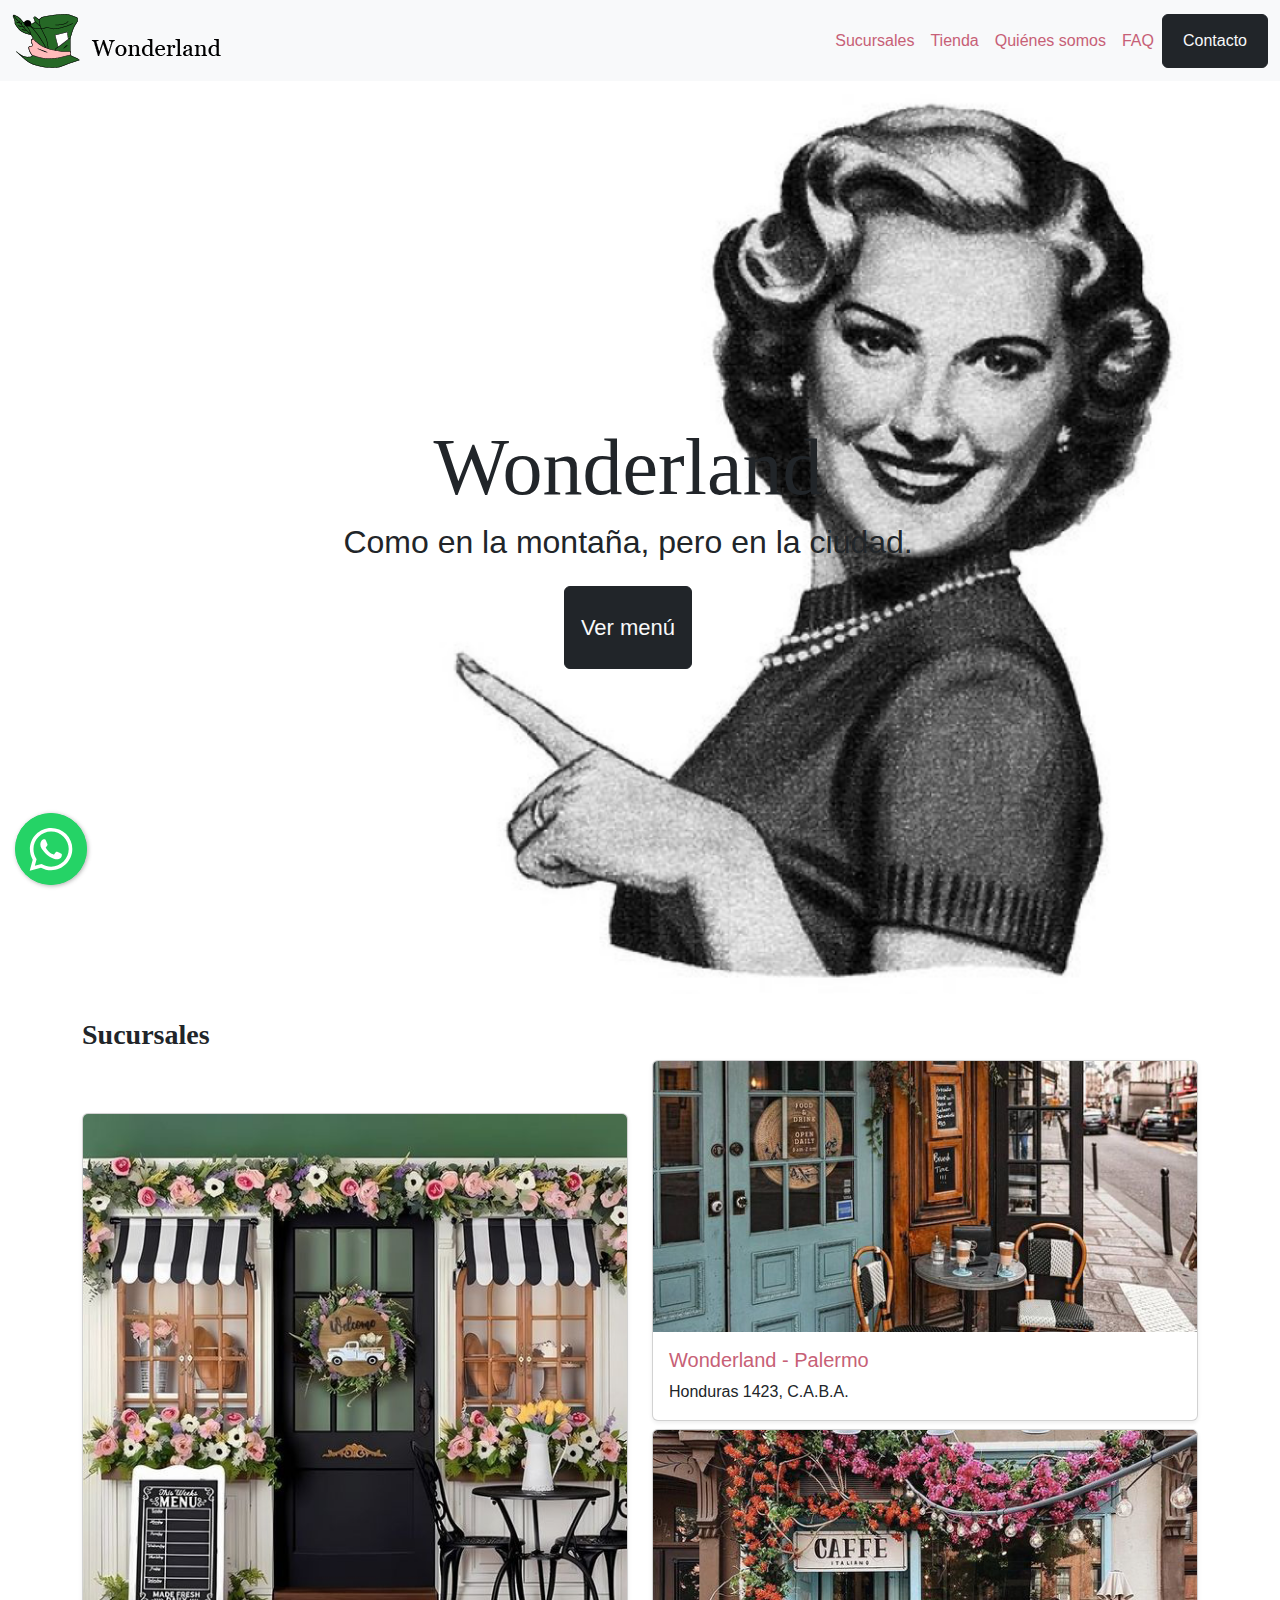
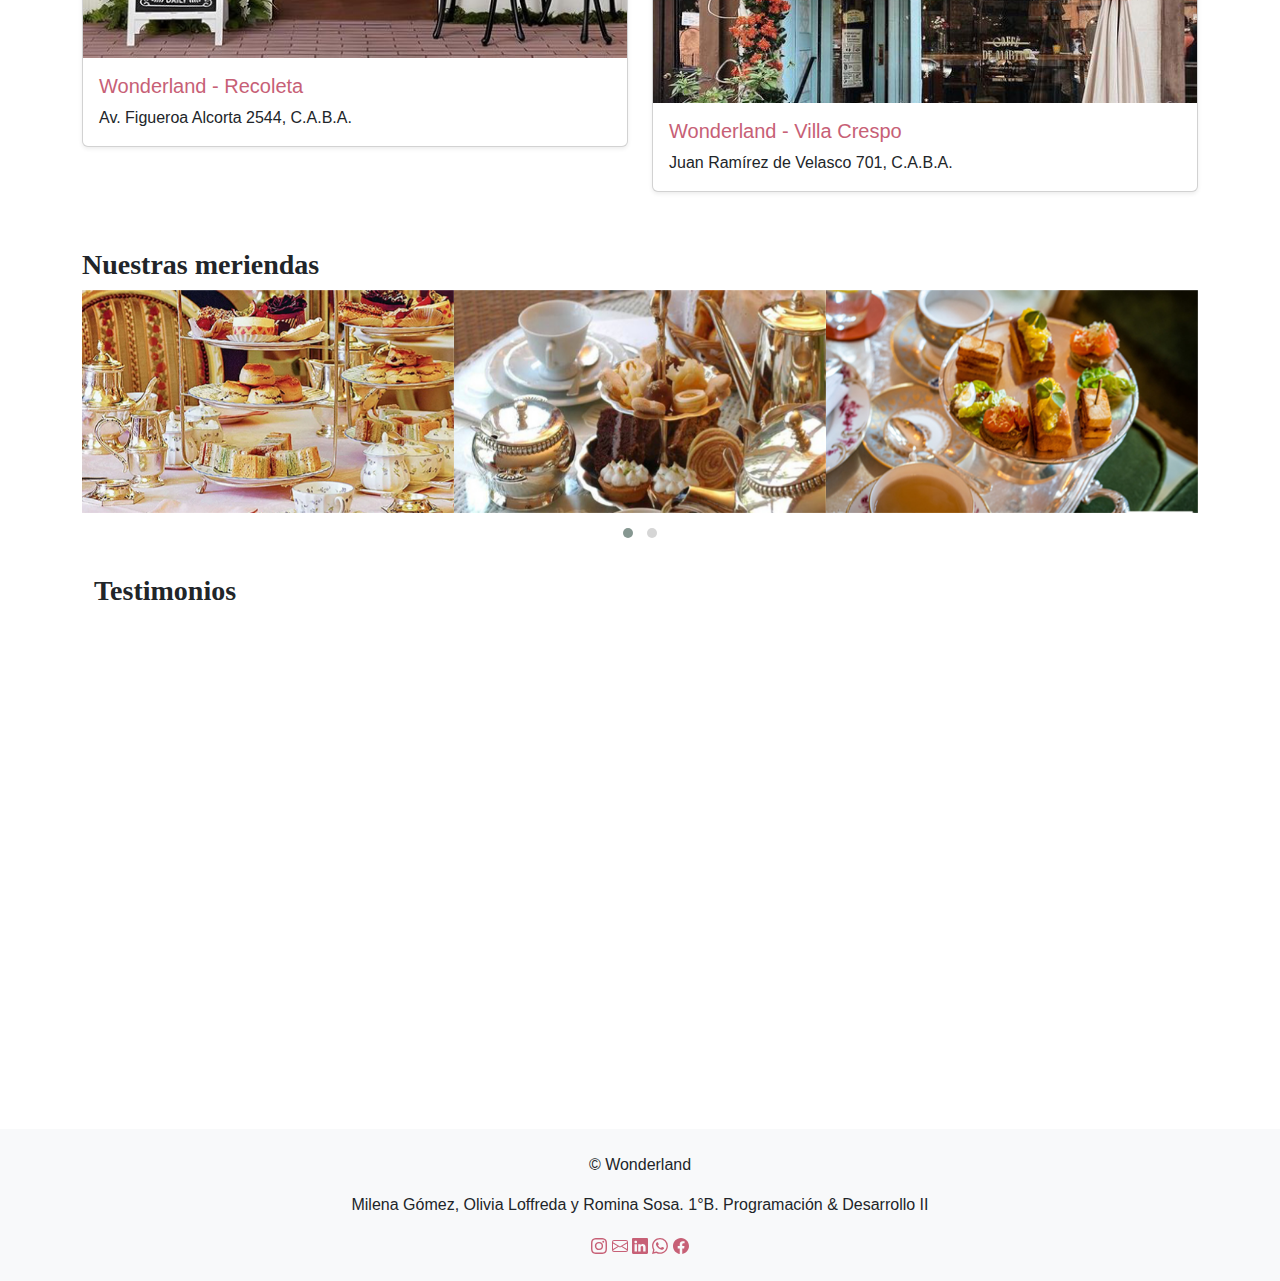
<file: index.html>
<!DOCTYPE html>
<html lang="es">

<head>
    <meta charset="UTF-8">
    <meta name="viewport" content="width=device-width, initial-scale=1.0">
    <title>Wonderland</title>

    <link rel="stylesheet" href="css/style.css">
    <link href="bootstrap/css/bootstrap.css" rel="stylesheet">
    <link rel="stylesheet" href="vendors/jquery_owl.carrusel/dist/assets/owl.carousel.min.css">
    <link rel="stylesheet" href="vendors/jquery_owl.carrusel/dist/assets/owl.theme.default.min.css">
    <link href="vendors/jquery_accordion/css/jquery.beefup.css" rel="plugin_accordion">
    <link rel="css_smartcart" href="vendors/jquery_smart.cart/css/smart_cart.min.css">
    <link rel="stylesheet" href="vendors/plugin_flipster/jquery.flipster.min.css">
    <link rel="stylesheet" href="vendors/jquery_whatsapp/css/floating-wpp.min.css">

</head>

<body>

    <nav class="navbar navbar-expand-lg navbar-light bg-light fixed-top">
        <div class="container-fluid align-items-center">
            <a class="navbar-brand" href="index.html"><img src="img/logo_wonderland.png" alt="logo de la web"></a>
            <button class="navbar-toggler" type="button" data-bs-toggle="collapse" data-bs-target="#navbarNav"
                aria-controls="navbarNav" aria-expanded="false" aria-label="Toggle navigation">
                <span class="navbar-toggler-icon"></span>
            </button>
            <div class="collapse navbar-collapse justify-content-end" id="navbarNav">
                <ul class="navbar-nav align-items-center">
                    <li class="nav-item">
                        <a class="nav-link" href="#Sucursales">Sucursales</a>
                    </li>
                    <li class="nav-item">
                        <a class="nav-link" href="productos.html">Tienda</a>
                    </li>
                    <li class="nav-item">
                        <a class="nav-link" href="quienes-somos.html">Quiénes somos</a>
                    </li>
                    <li class="nav-item">
                        <a class="nav-link" href="FAQ.html">FAQ</a>
                    </li>
                    <li class="nav-item">
                        <button type="button" class="btn btn-dark"><a class="nav-link text-light"
                                href="contacto.html">Contacto</a></button>
                    </li>
                </ul>
            </div>
        </div>
    </nav>

    <div class="container mt-4">
        <div id="header" class="row py-4 d-flex justify-content-center align-items-center text-center">
            <div>
                <div id="wonderland">
                    <h1 class="display-1">Wonderland</h1>
                </div>
                <h2>Como en la montaña, pero en la ciudad.</h2>
                <button type="button" class="btn btn-dark mt-3 py-4 px-3"><a class="nav-link text-light btn-custom" href="productos.html">Ver
                        menú</a></button>
            </div>
        </div>

        <div class="row align-items-center py-4">
            <h3 id="Sucursales">Sucursales</h3>
            <div class="col-12 col-sm-6">
                <div class="card shadow-sm mb-5 mt-5">
                    <img src="img/sucursal_1.jpg" class="card-img-top img-fluid" alt="Sucursal Recoleta">
                    <div class="card-body">
                        <h5>Wonderland - Recoleta</h5>
                        <p class="card-text">Av. Figueroa Alcorta 2544, C.A.B.A.</p>
                    </div>
                </div>
            </div>

            <div class="col-12 col-sm-6">
                <div class="card shadow-sm mb-2">
                    <img src="img/sucursal_2.jpg" class="card-img-top img-fluid" alt="Sucursal Palermo">
                    <div class="card-body">
                        <h5>Wonderland - Palermo</h5>
                        <p class="card-text">Honduras 1423, C.A.B.A.</p>
                    </div>
                </div>

                <div class="card shadow-sm mb-2">
                    <img src="img/sucursal_3.jpg" class="card-img-top img-fluid" alt="Sucursal Villa Crespo">
                    <div class="card-body">
                        <h5>Wonderland - Villa Crespo</h5>
                        <p class="card-text">Juan Ramírez de Velasco 701, C.A.B.A.</p>
                    </div>
                </div>
            </div>
        </div>

        <div class="row py-4 mb-3 justify-content-center">
            <h3>Nuestras meriendas</h3>

            <div class="owl-carousel owl-theme">
                <div> <img src="img/merienda5.jpg" class="d-block w-100"
                        alt="Imagen de merienda buffet para compartir.">
                </div>
                <div> <img src="img/merienda1.jpg" class="d-block w-100" alt="Te con pastries.">
                </div>
                <div> <img src="img/merienda6.jpg" class="d-block w-100" alt="Opciones saladas."></div>
                <div> <img src="img/merienda8.jpg" class="d-block w-100" alt="Opciones dulces y saladas."> </div>
                <div> <img src="img/merienda7.jpg" class="d-block w-100" alt="Bocaditos, parte de la merienda buffet.">
                </div>
                <div> <img src="img/merienda9.jpg" class="d-block w-100" alt="Foto de masas rellenas.">
                </div>
            </div>



            <div class="row py-4">
                <h3>Testimonios</h3>
                <div id="coverflow" class="col-12">
                    <ul class="flip-items">
                        <li data-flip-title="Paula Schenn">
                            <div class="card shadow-sm text-dark bg-light mb-3">
                                <div class="card-header">
                                    <img src="img/cliente_1.png" class="card-img-top" alt="Chica sonriente">
                                </div>
                                <div class="card-body">
                                    <h5 class="card-title">"Me encantó"</h5>
                                    <p class="card-text">"El mejor lugar para tomar el té en la ciudad."</p>
                                </div>
                            </div>
                        </li>
                        <li data-flip-title="Tina Bloom">
                            <div class="card shadow-sm text-dark bg-light mb-3">
                                <div class="card-header">
                                    <img src="img/cliente_2-01.png" class="card-img-top" alt="Chica sonriente">
                                </div>
                                <div class="card-body">
                                    <h5 class="card-title">"¡Lo amé!"</h5>
                                    <p class="card-text">"Fuimos a tomar el té con amigas y la experiencia es
                                        inmejorable ¡Lo super recomiendo!"</p>
                                </div>
                            </div>
                        </li>
                        <li data-flip-title="Peter Parker">
                            <div class="card shadow-sm text-dark bg-light mb-3">
                                <div class="card-header">
                                    <img src="img/cliente_3-01.png" class="card-img-top" alt="Chico sonriendo">
                                </div>
                                <div class="card-body">
                                    <h5 class="card-title">"Recomiendo"</h5>
                                    <p class="card-text">"La atención es muy buena y la pastelería es exquisita."</p>
                                </div>
                            </div>
                        </li>
                    </ul>
                </div>
                          
            </div>

        </div>
    </div>


    <!--Plugin Whatsapp-->
    <div class="floating-wpp"></div>



    <div class="container-fluid">
        <div class="row d-flex bg-light py-4">
            <footer class="col-12 justify-content-center align-items-center text-center">
                <div class="col-12 justify-content-center">
                    <p>&copy; Wonderland</p>
                </div>
                <div class="col-12 justify-content-center">
                    <p>Milena Gómez, Olivia Loffreda y Romina Sosa. 1°B. Programación & Desarrollo II</p>
                </div>

                <div class="col-12 justify-content-center">
                    <a href="https://www.instagram.com/"> <svg xmlns="http://www.w3.org/2000/svg" width="16" height="16"
                            fill="currentColor" class="bi bi-instagram" viewBox="0 0 16 16">
                            <path
                                d="M8 0C5.829 0 5.556.01 4.703.048 3.85.088 3.269.222 2.76.42a3.9 3.9 0 0 0-1.417.923A3.9 3.9 0 0 0 .42 2.76C.222 3.268.087 3.85.048 4.7.01 5.555 0 5.827 0 8.001c0 2.172.01 2.444.048 3.297.04.852.174 1.433.372 1.942.205.526.478.972.923 1.417.444.445.89.719 1.416.923.51.198 1.09.333 1.942.372C5.555 15.99 5.827 16 8 16s2.444-.01 3.298-.048c.851-.04 1.434-.174 1.943-.372a3.9 3.9 0 0 0 1.416-.923c.445-.445.718-.891.923-1.417.197-.509.332-1.09.372-1.942C15.99 10.445 16 10.173 16 8s-.01-2.445-.048-3.299c-.04-.851-.175-1.433-.372-1.941a3.9 3.9 0 0 0-.923-1.417A3.9 3.9 0 0 0 13.24.42c-.51-.198-1.092-.333-1.943-.372C10.443.01 10.172 0 7.998 0zm-.717 1.442h.718c2.136 0 2.389.007 3.232.046.78.035 1.204.166 1.486.275.373.145.64.319.92.599s.453.546.598.92c.11.281.24.705.275 1.485.039.843.047 1.096.047 3.231s-.008 2.389-.047 3.232c-.035.78-.166 1.203-.275 1.485a2.5 2.5 0 0 1-.599.919c-.28.28-.546.453-.92.598-.28.11-.704.24-1.485.276-.843.038-1.096.047-3.232.047s-2.39-.009-3.233-.047c-.78-.036-1.203-.166-1.485-.276a2.5 2.5 0 0 1-.92-.598 2.5 2.5 0 0 1-.6-.92c-.109-.281-.24-.705-.275-1.485-.038-.843-.046-1.096-.046-3.233s.008-2.388.046-3.231c.036-.78.166-1.204.276-1.486.145-.373.319-.64.599-.92s.546-.453.92-.598c.282-.11.705-.24 1.485-.276.738-.034 1.024-.044 2.515-.045zm4.988 1.328a.96.96 0 1 0 0 1.92.96.96 0 0 0 0-1.92m-4.27 1.122a4.109 4.109 0 1 0 0 8.217 4.109 4.109 0 0 0 0-8.217m0 1.441a2.667 2.667 0 1 1 0 5.334 2.667 2.667 0 0 1 0-5.334" />
                        </svg>
                    </a>

                    <a href="https://www.google.com/intl/es-419/gmail/about/"><svg xmlns="http://www.w3.org/2000/svg"
                            width="16" height="16" fill="currentColor" class="bi bi-envelope" viewBox="0 0 16 16">
                            <path
                                d="M0 4a2 2 0 0 1 2-2h12a2 2 0 0 1 2 2v8a2 2 0 0 1-2 2H2a2 2 0 0 1-2-2zm2-1a1 1 0 0 0-1 1v.217l7 4.2 7-4.2V4a1 1 0 0 0-1-1zm13 2.383-4.708 2.825L15 11.105zm-.034 6.876-5.64-3.471L8 9.583l-1.326-.795-5.64 3.47A1 1 0 0 0 2 13h12a1 1 0 0 0 .966-.741M1 11.105l4.708-2.897L1 5.383z" />
                        </svg>
                    </a>

                    <a href="https://ar.linkedin.com/"><svg xmlns="http://www.w3.org/2000/svg" width="16" height="16"
                            fill="currentColor" class="bi bi-linkedin" viewBox="0 0 16 16">
                            <path
                                d="M0 1.146C0 .513.526 0 1.175 0h13.65C15.474 0 16 .513 16 1.146v13.708c0 .633-.526 1.146-1.175 1.146H1.175C.526 16 0 15.487 0 14.854zm4.943 12.248V6.169H2.542v7.225zm-1.2-8.212c.837 0 1.358-.554 1.358-1.248-.015-.709-.52-1.248-1.342-1.248S2.4 3.226 2.4 3.934c0 .694.521 1.248 1.327 1.248zm4.908 8.212V9.359c0-.216.016-.432.08-.586.173-.431.568-.878 1.232-.878.869 0 1.216.662 1.216 1.634v3.865h2.401V9.25c0-2.22-1.184-3.252-2.764-3.252-1.274 0-1.845.7-2.165 1.193v.025h-.016l.016-.025V6.169h-2.4c.03.678 0 7.225 0 7.225z" />
                        </svg>
                    </a>

                    <a href="https://web.whatsapp.com/"> <svg xmlns="http://www.w3.org/2000/svg" width="16" height="16"
                            fill="currentColor" class="bi bi-whatsapp" viewBox="0 0 16 16">
                            <path
                                d="M13.601 2.326A7.85 7.85 0 0 0 7.994 0C3.627 0 .068 3.558.064 7.926c0 1.399.366 2.76 1.057 3.965L0 16l4.204-1.102a7.9 7.9 0 0 0 3.79.965h.004c4.368 0 7.926-3.558 7.93-7.93A7.9 7.9 0 0 0 13.6 2.326zM7.994 14.521a6.6 6.6 0 0 1-3.356-.92l-.24-.144-2.494.654.666-2.433-.156-.251a6.56 6.56 0 0 1-1.007-3.505c0-3.626 2.957-6.584 6.591-6.584a6.56 6.56 0 0 1 4.66 1.931 6.56 6.56 0 0 1 1.928 4.66c-.004 3.639-2.961 6.592-6.592 6.592m3.615-4.934c-.197-.099-1.17-.578-1.353-.646-.182-.065-.315-.099-.445.099-.133.197-.513.646-.627.775-.114.133-.232.148-.43.05-.197-.1-.836-.308-1.592-.985-.59-.525-.985-1.175-1.103-1.372-.114-.198-.011-.304.088-.403.087-.088.197-.232.296-.346.1-.114.133-.198.198-.33.065-.134.034-.248-.015-.347-.05-.099-.445-1.076-.612-1.47-.16-.389-.323-.335-.445-.34-.114-.007-.247-.007-.38-.007a.73.73 0 0 0-.529.247c-.182.198-.691.677-.691 1.654s.71 1.916.81 2.049c.098.133 1.394 2.132 3.383 2.992.47.205.84.326 1.129.418.475.152.904.129 1.246.08.38-.058 1.171-.48 1.338-.943.164-.464.164-.86.114-.943-.049-.084-.182-.133-.38-.232" />
                        </svg>
                    </a>

                    <a href="https://www.facebook.com/?locale=es_LA"><svg xmlns="http://www.w3.org/2000/svg" width="16"
                            height="16" fill="currentColor" class="bi bi-facebook" viewBox="0 0 16 16">
                            <path
                                d="M16 8.049c0-4.446-3.582-8.05-8-8.05C3.58 0-.002 3.603-.002 8.05c0 4.017 2.926 7.347 6.75 7.951v-5.625h-2.03V8.05H6.75V6.275c0-2.017 1.195-3.131 3.022-3.131.876 0 1.791.157 1.791.157v1.98h-1.009c-.993 0-1.303.621-1.303 1.258v1.51h2.218l-.354 2.326H9.25V16c3.824-.604 6.75-3.934 6.75-7.951" />
                        </svg>
                    </a>

                </div>
            </footer>

        </div>
    </div>




    <script src="bootstrap/js/bootstrap.bundle.js"></script>

    <!--jQuery-->
    <script src="vendors/jquery-3.7.1.min.js"></script>

    <!--Plugin SmartCart-->
    <script src="vendors/jquery_smart.cart/js/jquery.smartCart.min.js"></script>

    <!--Plugin Carrusel automatico-->
    <script src="vendors/jquery_owl.carrusel/dist/owl.carousel.js"></script>

    <!--Plugin flip-->
    <script src="vendors/plugin_flipster/jquery.flipster.min.js"></script>

    <!--Plugin Accordion-->
    <script src='vendors/jquery_accordion/js/jquery.beefup.min.js'> </script>

    <!--Plugin Whatsapp-->
    <script src="vendors/jquery_whatsapp/js/floating-wpp.min.js"></script>

    <!--Js Productos-->
    <script src="js/productos.js"></script>

    <!--Scripts-->
    <script src="js/scripts.js"></script>


</body>

</html>
</file>
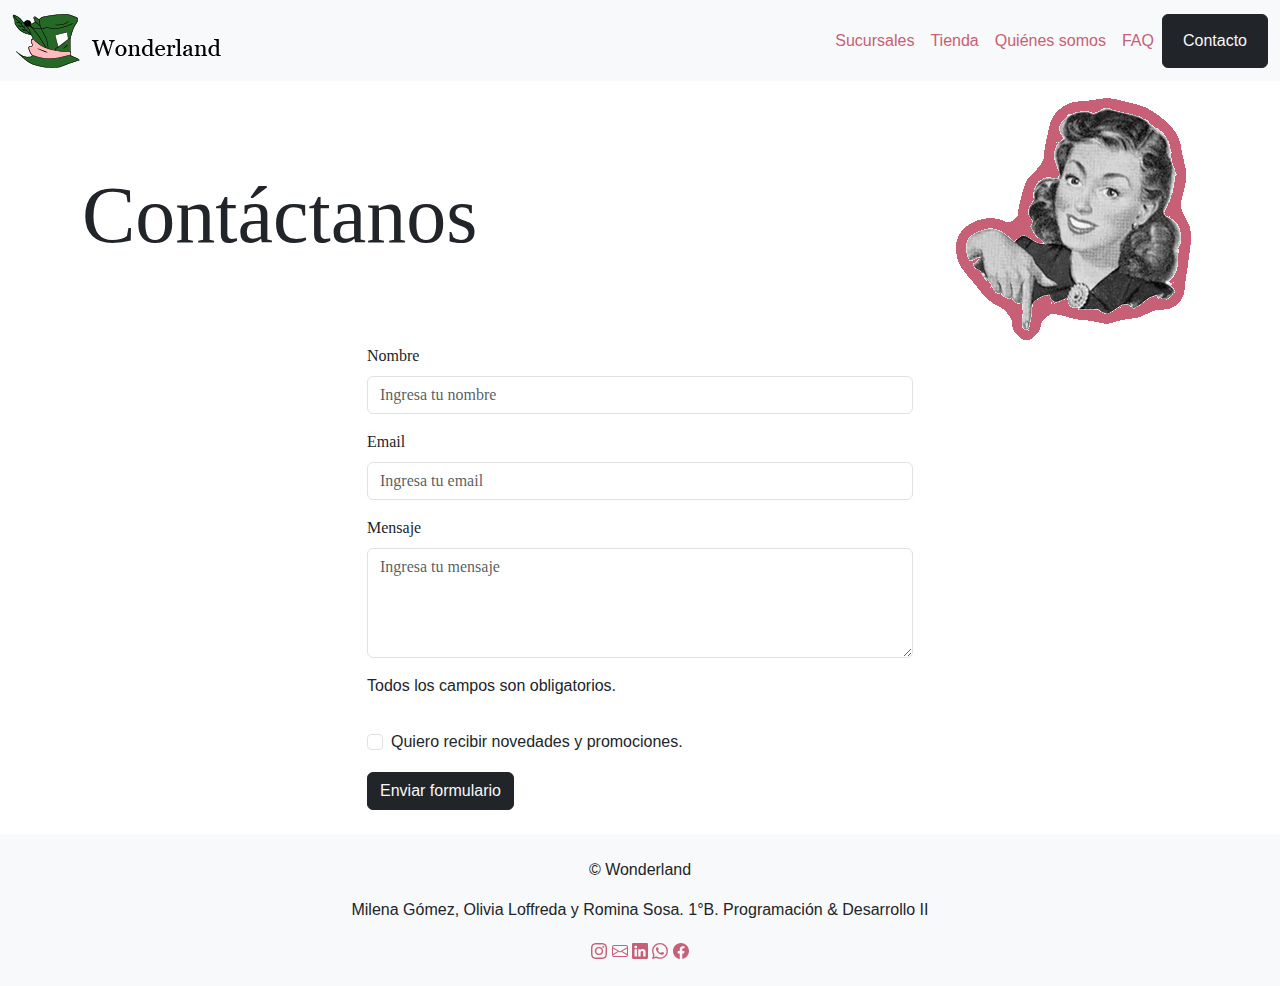
<file: contacto.html>
<!DOCTYPE html>
<html lang="es">

<head>
    <meta charset="UTF-8">
    <meta name="viewport" content="width=device-width, initial-scale=1.0">
    <title>Quiénes somos</title>

    <link rel="stylesheet" href="css/style.css">
    <link href="bootstrap/css/bootstrap.css" rel="stylesheet">
</head>

<body>

    <nav class="navbar navbar-expand-lg navbar-light bg-light fixed-top">
        <div class="container-fluid align-items-center">
            <a class="navbar-brand" href="index.html"><img src="img/logo_wonderland.png" alt="logo de la web"></a>
            <button class="navbar-toggler" type="button" data-bs-toggle="collapse" data-bs-target="#navbarNav"
                aria-controls="navbarNav" aria-expanded="false" aria-label="Toggle navigation">
                <span class="navbar-toggler-icon"></span>
            </button>
            <div class="collapse navbar-collapse justify-content-end" id="navbarNav">
                <ul class="navbar-nav align-items-center">
                    <li class="nav-item">
                        <a class="nav-link" href="index.html#Sucursales">Sucursales</a>
                    </li>
                    <li class="nav-item">
                        <a class="nav-link" href="productos.html">Tienda</a>
                    </li>
                    <li class="nav-item">
                        <a class="nav-link" href="quienes-somos.html">Quiénes somos</a>
                    </li>
                    <li class="nav-item">
                        <a class="nav-link" href="FAQ.html">FAQ</a>
                    </li>
                    <li class="nav-item">
                        <button type="button" class="btn btn-dark"><a class="nav-link text-light"
                                href="contacto.html">Contacto</a></button>
                    </li>
                </ul>
            </div>
        </div>
    </nav>

    <div class="container">
        <div class="row py-4">
            <div class="d-block">
                <div id="contacto" class="row d-flex align-items-center d-block">
                    <h1 class="display-1 py-2">Contáctanos</h1>
                </div>
            </div>
            <div class="col-md-6 offset-md-3">
                <form class="row g-3 needs-validation" novalidate>
                    <div class="form-group">
                        <label for="validationCustom01" class="form-label">Nombre</label>
                        <input type="text" class="form-control" id="validationCustom01" required placeholder="Ingresa tu nombre">
                        <div class="valid-feedback">
                            ¡Se ve bien!
                          </div>
                          <div class="invalid-feedback">
                            Por favor, dejanos tu nombre.
                          </div>
                    </div>
                    <div class="form-group">
                        <label for="validationCustom02" class="form-label">Email</label>
                        <input type="email" class="form-control" id="validationCustom02" required placeholder="Ingresa tu email">
                        <div class="valid-feedback">
                            ¡Se ve bien!
                          </div>
                          <div class="invalid-feedback">
                            Por favor, proporciona un correo electrónico válido.
                          </div>
                    </div>
                    <div class="form-group">
                        <label for="validationCustom03" class="form-label">Mensaje</label>
                        <textarea class="form-control" id="validationCustom03" required rows="4"
                            placeholder="Ingresa tu mensaje"></textarea>
                            <div class="valid-feedback">
                                ¡Gracias por tu mensaje!
                              </div>
                              <div class="invalid-feedback">
                                Por favor, dejanos un mensaje.
                              </div>
                    </div>
                    <div><p>Todos los campos son obligatorios.</p></div>
                    <div class="col-12">
                        <div class="form-check">
                          <input class="form-check-input" type="checkbox">
                          <label class="form-check-label">
                            Quiero recibir novedades y promociones.
                          </label>
                          </div>
                      </div>
                    <!--<div class="py-2"><button type="submit" class="btn btn-dark col-2"><a class="nav-link text-light"                          href="mailto:wonderland_casadete@gmail.com">Enviar</a></button></div>-->
                    <div class="col-12">
                        <button class="btn btn-dark text-light" type="submit">Enviar formulario</button>
                      </div>
                </form>
            </div>
        </div>
    </div>
    
    <div class="container-fluid">
        <div class="row d-flex bg-light py-4">
            <footer class="col-12 justify-content-center align-items-center text-center">
                <div class="col-12 justify-content-center">
                    <p>&copy; Wonderland</p>
                </div>
                <div class="col-12 justify-content-center">
                    <p>Milena Gómez, Olivia Loffreda y Romina Sosa. 1°B. Programación & Desarrollo II</p>
                </div>

                <div class="col-12 justify-content-center">
                    <a href="https://www.instagram.com/"> <svg xmlns="http://www.w3.org/2000/svg" width="16" height="16"
                            fill="currentColor" class="bi bi-instagram" viewBox="0 0 16 16">
                            <path
                                d="M8 0C5.829 0 5.556.01 4.703.048 3.85.088 3.269.222 2.76.42a3.9 3.9 0 0 0-1.417.923A3.9 3.9 0 0 0 .42 2.76C.222 3.268.087 3.85.048 4.7.01 5.555 0 5.827 0 8.001c0 2.172.01 2.444.048 3.297.04.852.174 1.433.372 1.942.205.526.478.972.923 1.417.444.445.89.719 1.416.923.51.198 1.09.333 1.942.372C5.555 15.99 5.827 16 8 16s2.444-.01 3.298-.048c.851-.04 1.434-.174 1.943-.372a3.9 3.9 0 0 0 1.416-.923c.445-.445.718-.891.923-1.417.197-.509.332-1.09.372-1.942C15.99 10.445 16 10.173 16 8s-.01-2.445-.048-3.299c-.04-.851-.175-1.433-.372-1.941a3.9 3.9 0 0 0-.923-1.417A3.9 3.9 0 0 0 13.24.42c-.51-.198-1.092-.333-1.943-.372C10.443.01 10.172 0 7.998 0zm-.717 1.442h.718c2.136 0 2.389.007 3.232.046.78.035 1.204.166 1.486.275.373.145.64.319.92.599s.453.546.598.92c.11.281.24.705.275 1.485.039.843.047 1.096.047 3.231s-.008 2.389-.047 3.232c-.035.78-.166 1.203-.275 1.485a2.5 2.5 0 0 1-.599.919c-.28.28-.546.453-.92.598-.28.11-.704.24-1.485.276-.843.038-1.096.047-3.232.047s-2.39-.009-3.233-.047c-.78-.036-1.203-.166-1.485-.276a2.5 2.5 0 0 1-.92-.598 2.5 2.5 0 0 1-.6-.92c-.109-.281-.24-.705-.275-1.485-.038-.843-.046-1.096-.046-3.233s.008-2.388.046-3.231c.036-.78.166-1.204.276-1.486.145-.373.319-.64.599-.92s.546-.453.92-.598c.282-.11.705-.24 1.485-.276.738-.034 1.024-.044 2.515-.045zm4.988 1.328a.96.96 0 1 0 0 1.92.96.96 0 0 0 0-1.92m-4.27 1.122a4.109 4.109 0 1 0 0 8.217 4.109 4.109 0 0 0 0-8.217m0 1.441a2.667 2.667 0 1 1 0 5.334 2.667 2.667 0 0 1 0-5.334" />
                        </svg>
                    </a>

                    <a href="https://www.google.com/intl/es-419/gmail/about/"><svg xmlns="http://www.w3.org/2000/svg"
                            width="16" height="16" fill="currentColor" class="bi bi-envelope" viewBox="0 0 16 16">
                            <path
                                d="M0 4a2 2 0 0 1 2-2h12a2 2 0 0 1 2 2v8a2 2 0 0 1-2 2H2a2 2 0 0 1-2-2zm2-1a1 1 0 0 0-1 1v.217l7 4.2 7-4.2V4a1 1 0 0 0-1-1zm13 2.383-4.708 2.825L15 11.105zm-.034 6.876-5.64-3.471L8 9.583l-1.326-.795-5.64 3.47A1 1 0 0 0 2 13h12a1 1 0 0 0 .966-.741M1 11.105l4.708-2.897L1 5.383z" />
                        </svg>
                    </a>

                    <a href="https://ar.linkedin.com/"><svg xmlns="http://www.w3.org/2000/svg" width="16" height="16"
                            fill="currentColor" class="bi bi-linkedin" viewBox="0 0 16 16">
                            <path
                                d="M0 1.146C0 .513.526 0 1.175 0h13.65C15.474 0 16 .513 16 1.146v13.708c0 .633-.526 1.146-1.175 1.146H1.175C.526 16 0 15.487 0 14.854zm4.943 12.248V6.169H2.542v7.225zm-1.2-8.212c.837 0 1.358-.554 1.358-1.248-.015-.709-.52-1.248-1.342-1.248S2.4 3.226 2.4 3.934c0 .694.521 1.248 1.327 1.248zm4.908 8.212V9.359c0-.216.016-.432.08-.586.173-.431.568-.878 1.232-.878.869 0 1.216.662 1.216 1.634v3.865h2.401V9.25c0-2.22-1.184-3.252-2.764-3.252-1.274 0-1.845.7-2.165 1.193v.025h-.016l.016-.025V6.169h-2.4c.03.678 0 7.225 0 7.225z" />
                        </svg>
                    </a>

                    <a href="https://web.whatsapp.com/"> <svg xmlns="http://www.w3.org/2000/svg" width="16" height="16"
                            fill="currentColor" class="bi bi-whatsapp" viewBox="0 0 16 16">
                            <path
                                d="M13.601 2.326A7.85 7.85 0 0 0 7.994 0C3.627 0 .068 3.558.064 7.926c0 1.399.366 2.76 1.057 3.965L0 16l4.204-1.102a7.9 7.9 0 0 0 3.79.965h.004c4.368 0 7.926-3.558 7.93-7.93A7.9 7.9 0 0 0 13.6 2.326zM7.994 14.521a6.6 6.6 0 0 1-3.356-.92l-.24-.144-2.494.654.666-2.433-.156-.251a6.56 6.56 0 0 1-1.007-3.505c0-3.626 2.957-6.584 6.591-6.584a6.56 6.56 0 0 1 4.66 1.931 6.56 6.56 0 0 1 1.928 4.66c-.004 3.639-2.961 6.592-6.592 6.592m3.615-4.934c-.197-.099-1.17-.578-1.353-.646-.182-.065-.315-.099-.445.099-.133.197-.513.646-.627.775-.114.133-.232.148-.43.05-.197-.1-.836-.308-1.592-.985-.59-.525-.985-1.175-1.103-1.372-.114-.198-.011-.304.088-.403.087-.088.197-.232.296-.346.1-.114.133-.198.198-.33.065-.134.034-.248-.015-.347-.05-.099-.445-1.076-.612-1.47-.16-.389-.323-.335-.445-.34-.114-.007-.247-.007-.38-.007a.73.73 0 0 0-.529.247c-.182.198-.691.677-.691 1.654s.71 1.916.81 2.049c.098.133 1.394 2.132 3.383 2.992.47.205.84.326 1.129.418.475.152.904.129 1.246.08.38-.058 1.171-.48 1.338-.943.164-.464.164-.86.114-.943-.049-.084-.182-.133-.38-.232" />
                        </svg>
                    </a>

                    <a href="https://www.facebook.com/?locale=es_LA"><svg xmlns="http://www.w3.org/2000/svg" width="16"
                            height="16" fill="currentColor" class="bi bi-facebook" viewBox="0 0 16 16">
                            <path
                                d="M16 8.049c0-4.446-3.582-8.05-8-8.05C3.58 0-.002 3.603-.002 8.05c0 4.017 2.926 7.347 6.75 7.951v-5.625h-2.03V8.05H6.75V6.275c0-2.017 1.195-3.131 3.022-3.131.876 0 1.791.157 1.791.157v1.98h-1.009c-.993 0-1.303.621-1.303 1.258v1.51h2.218l-.354 2.326H9.25V16c3.824-.604 6.75-3.934 6.75-7.951" />
                        </svg>
                    </a>

                </div>
            </footer>

        </div>
    </div>

    <script src="bootstrap/js/bootstrap.bundle.js"></script>
    <script src="vendors/jquery-3.7.1.min.js"></script>
    <script src="js/scripts.js"></script>
</body>

</html>
</file>
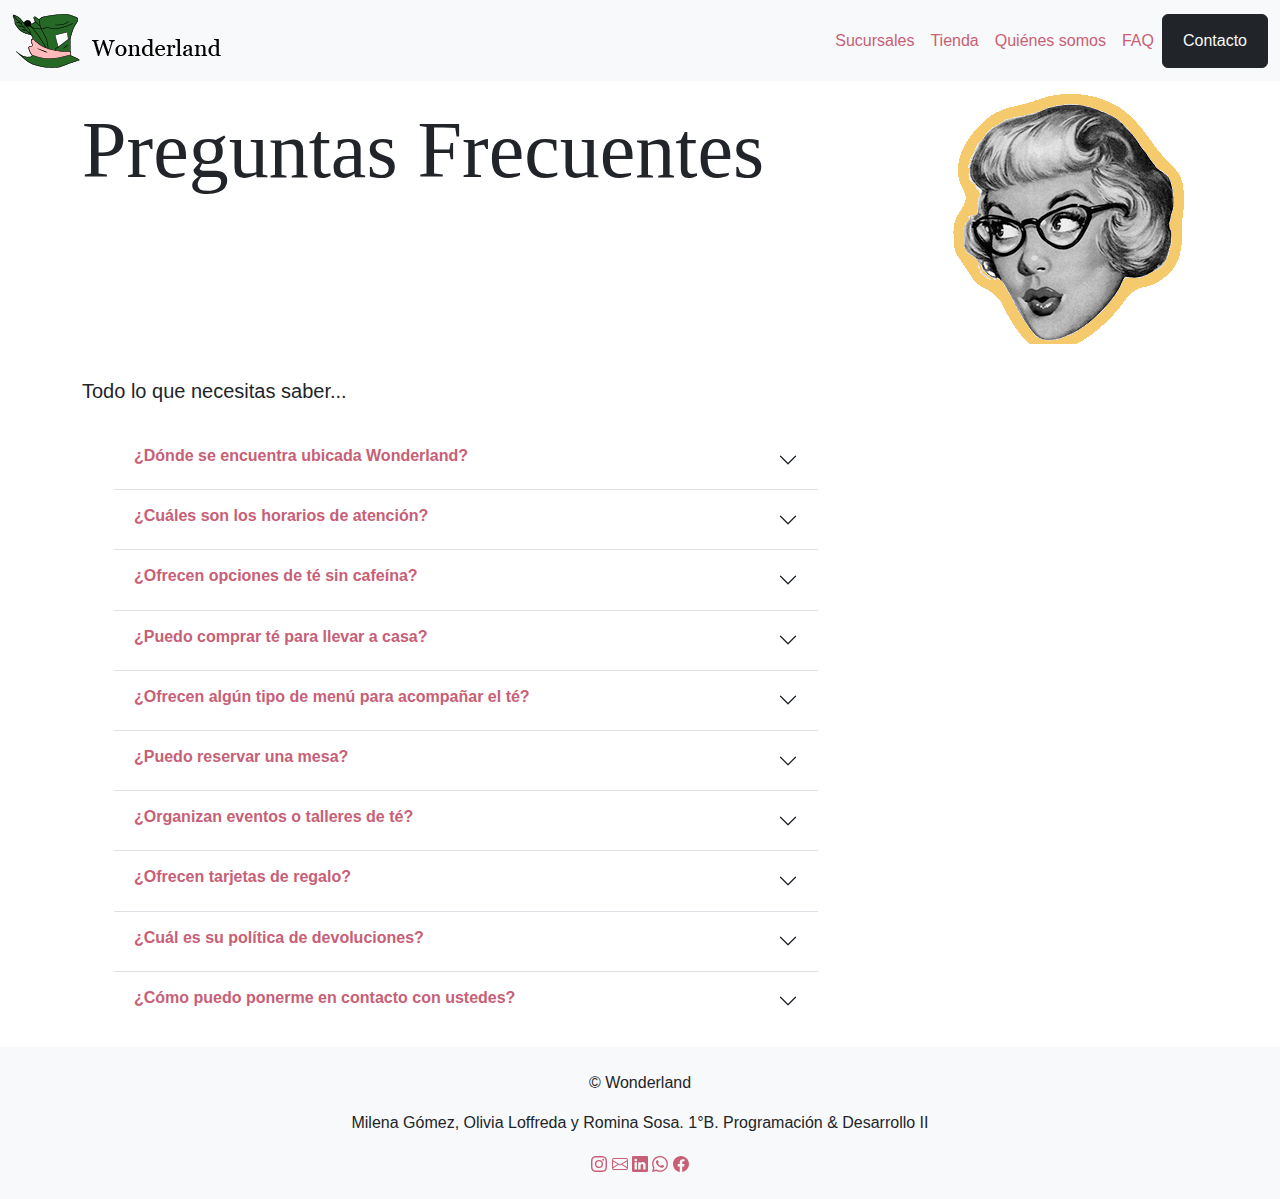
<file: FAQ.html>
<!DOCTYPE html>
<html lang="es">

<head>
    <meta charset="UTF-8">
    <meta name="viewport" content="width=device-width, initial-scale=1.0">
    <title>Quiénes somos</title>

    <link rel="stylesheet" href="css/style.css">
    <link href="bootstrap/css/bootstrap.css" rel="stylesheet">
    <link href="vendors/jquery_accordion/css/jquery.beefup.css" rel="plugin_accordion">
</head>

<body>

    <nav class="navbar navbar-expand-lg navbar-light bg-light fixed-top">
        <div class="container-fluid align-items-center">
            <a class="navbar-brand" href="index.html"><img src="img/logo_wonderland.png" alt="logo de la web"></a>
            <button class="navbar-toggler" type="button" data-bs-toggle="collapse" data-bs-target="#navbarNav"
                aria-controls="navbarNav" aria-expanded="false" aria-label="Toggle navigation">
                <span class="navbar-toggler-icon"></span>
            </button>
            <div class="collapse navbar-collapse justify-content-end" id="navbarNav">
                <ul class="navbar-nav align-items-center">
                    <li class="nav-item">
                        <a class="nav-link" href="index.html#Sucursales">Sucursales</a>
                    </li>
                    <li class="nav-item">
                        <a class="nav-link" href="productos.html">Tienda</a>
                    </li>
                    <li class="nav-item">
                        <a class="nav-link" href="quienes-somos.html">Quiénes somos</a>
                    </li>
                    <li class="nav-item">
                        <a class="nav-link" href="FAQ.html">FAQ</a>
                    </li>
                    <li class="nav-item">
                        <button type="button" class="btn btn-dark"><a class="nav-link text-light"
                                href="contacto.html">Contacto</a></button>
                    </li>
                </ul>
            </div>
        </div>
    </nav>

    <div class="container">

        <div class="row">
            <div class="col-12">
                <div id="FAQ">
                    <h1 class="display-1 py-2 d-block mt-4">Preguntas Frecuentes</h1>
                </div>
            </div>
            
            <div class="col-8">
                <p class="lead my-4 pt-2">Todo lo que necesitas saber...</p>
                <ol>
                    <div class="accordion accordion-flush" id="accordionFlushExample">
                        <div class="accordion-item">
                            <h2 class="accordion-header">
                                <button class="accordion-button collapsed" type="button" data-bs-toggle="collapse"
                                    data-bs-target="#flush-collapseOne" aria-expanded="false"
                                    aria-controls="flush-collapseOne">
                                    <h6>¿Dónde se encuentra ubicada Wonderland?</h6>
                                </button>
                            </h2>
                            <div id="flush-collapseOne" class="accordion-collapse collapse"
                                data-bs-parent="#accordionFlushExample">
                                <div class="accordion-body"><p>Tenemos tres sucursales en la Ciudad Autónoma de Buenos
                                    Aires que podés ver clickeando <a href="index.html#Sucursales">acá</a>.</p></div>
                            </div>
                        </div>
                        <div class="accordion-item">
                            <h2 class="accordion-header">
                                <button class="accordion-button collapsed" type="button" data-bs-toggle="collapse"
                                    data-bs-target="#flush-collapseTwo" aria-expanded="false"
                                    aria-controls="flush-collapseTwo">
                                    <h6>¿Cuáles son los horarios de atención?</h6>
                                </button>
                            </h2>
                            <div id="flush-collapseTwo" class="accordion-collapse collapse"
                                data-bs-parent="#accordionFlushExample">
                                <div class="accordion-body"><p>Estamos abiertos de lunes a sábado de 10:00 a 20:00 y los
                                    domingos de 12:00 a 18:00. Durante los
                                    días festivos, nuestros horarios pueden variar, así que te recomendamos revisar
                                    nuestras redes
                                    sociales o contactarnos directamente para confirmar.</p></div>
                            </div>
                        </div>
                        <div class="accordion-item">
                            <h2 class="accordion-header">
                                <button class="accordion-button collapsed" type="button" data-bs-toggle="collapse"
                                    data-bs-target="#flush-collapseThree" aria-expanded="false"
                                    aria-controls="flush-collapseThree">
                                    <h6>¿Ofrecen opciones de té sin cafeína?</h6>
                                </button>
                            </h2>
                            <div id="flush-collapseThree" class="accordion-collapse collapse"
                                data-bs-parent="#accordionFlushExample">
                                <div class="accordion-body"><p>Sí, tenemos una variedad de tés y tisanas sin cafeína,
                                    perfectos para quienes prefieren
                                    disfrutar de una bebida reconfortante sin los efectos estimulantes de la cafeína.
                                    Pregunta a
                                    nuestro personal sobre nuestras opciones disponibles.</p></div>
                            </div>
                        </div>
                        <div class="accordion-item">
                            <h2 class="accordion-header">
                                <button class="accordion-button collapsed" type="button" data-bs-toggle="collapse"
                                    data-bs-target="#flush-collapseFour" aria-expanded="false"
                                    aria-controls="flush-collapseFour">
                                    <h6>¿Puedo comprar té para llevar a casa?</h6>
                                </button>
                            </h2>
                            <div id="flush-collapseFour" class="accordion-collapse collapse"
                                data-bs-parent="#accordionFlushExample">
                                <div class="accordion-body"><p>¡Claro que sí! Disponemos de una selección de nuestros tés
                                    más populares en envases para
                                    llevar.
                                    Puedes elegir entre una variedad de tés en hojas sueltas y en bolsitas. Además,
                                    ofrecemos
                                    accesorios y utensilios para que puedas preparar el té perfecto en casa.</p></div>
                            </div>
                        </div>
                        <div class="accordion-item">
                            <h2 class="accordion-header">
                                <button class="accordion-button collapsed" type="button" data-bs-toggle="collapse"
                                    data-bs-target="#flush-collapseFive" aria-expanded="false"
                                    aria-controls="flush-collapseFive">
                                    <h6>¿Ofrecen algún tipo de menú para acompañar el té?</h6>
                                </button>
                            </h2>
                            <div id="flush-collapseFive" class="accordion-collapse collapse"
                                data-bs-parent="#accordionFlushExample">
                                <div class="accordion-body"><p>Sí, contamos con un menú de deliciosas opciones de
                                    pastelería artesanal, incluyendo tortas,
                                    scones, galletas y más. También ofrecemos opciones saladas para quienes prefieren
                                    algo
                                    diferente. Todo está preparado con ingredientes frescos y de alta calidad.</p></div>
                            </div>
                        </div>
                        <div class="accordion-item">
                            <h2 class="accordion-header">
                                <button class="accordion-button collapsed" type="button" data-bs-toggle="collapse"
                                    data-bs-target="#flush-collapseSix" aria-expanded="false"
                                    aria-controls="flush-collapseSix">
                                    <h6>¿Puedo reservar una mesa?</h6>
                                </button>
                            </h2>
                            <div id="flush-collapseSix" class="accordion-collapse collapse"
                                data-bs-parent="#accordionFlushExample">
                                <div class="accordion-body"><p>Sí, aceptamos reservas para asegurar que tengas un lugar
                                    cómodo cuando nos visites,
                                    especialmente durante los fines de semana y en horarios pico. Puedes realizar tu
                                    reserva a
                                    través de nuestro formulario en línea en la sección de contacto.</p></div>
                            </div>
                        </div>
                        <div class="accordion-item">
                            <h2 class="accordion-header">
                                <button class="accordion-button collapsed" type="button" data-bs-toggle="collapse"
                                    data-bs-target="#flush-collapseSeven" aria-expanded="false"
                                    aria-controls="flush-collapseSeven">
                                    <h6>¿Organizan eventos o talleres de té?<h6>
                                </button>
                            </h2>
                            <div id="flush-collapseSeven" class="accordion-collapse collapse"
                                data-bs-parent="#accordionFlushExample">
                                <div class="accordion-body"><p>Sí, regularmente organizamos eventos especiales y talleres
                                    de cata y ceremonias del té. Estas
                                    actividades son una excelente oportunidad para aprender más sobre la cultura del té
                                    y
                                    descubrir nuevos sabores. Consulta nuestro calendario de eventos en la página web o
                                    síguenos
                                    en nuestras redes sociales para estar al tanto de las próximas actividades.</p></div>
                            </div>
                        </div>
                        <div class="accordion-item">
                            <h2 class="accordion-header">
                                <button class="accordion-button collapsed" type="button" data-bs-toggle="collapse"
                                    data-bs-target="#flush-collapseEight" aria-expanded="false"
                                    aria-controls="flush-collapseEight">
                                    <h6>¿Ofrecen tarjetas de regalo?</h6>
                                </button>
                            </h2>
                            <div id="flush-collapseEight" class="accordion-collapse collapse"
                                data-bs-parent="#accordionFlushExample">
                                <div class="accordion-body"><p>Sí, disponemos de tarjetas de regalo que pueden ser
                                    utilizadas para la compra de té,
                                    accesorios o en nuestro salón de té. Son una excelente opción para sorprender a un
                                    amante
                                    del té con un regalo especial.</p></div>
                            </div>
                        </div>
                        <div class="accordion-item">
                            <h2 class="accordion-header">
                                <button class="accordion-button collapsed" type="button" data-bs-toggle="collapse"
                                    data-bs-target="#flush-collapseNine" aria-expanded="false"
                                    aria-controls="flush-collapseNine">
                                    <h6>¿Cuál es su política de devoluciones?</h6>
                                </button>
                            </h2>
                            <div id="flush-collapseNine" class="accordion-collapse collapse"
                                data-bs-parent="#accordionFlushExample">
                                <div class="accordion-body"><p>Si no estás completamente satisfecho con tu compra, puedes
                                    devolver los productos no
                                    utilizados en su empaque original dentro de los 30 días posteriores a la compra para
                                    un
                                    reembolso completo. Para más detalles, consulta nuestra política de devoluciones en
                                    la
                                    sección de términos y condiciones.</p></div>
                            </div>
                        </div>
                        <div class="accordion-item">
                            <h2 class="accordion-header">
                                <button class="accordion-button collapsed" type="button" data-bs-toggle="collapse"
                                    data-bs-target="#flush-collapseTen" aria-expanded="false"
                                    aria-controls="flush-collapseTen">
                                    <h6>¿Cómo puedo ponerme en contacto con ustedes?<h6>
                                </button>
                            </h2>
                            <div id="flush-collapseTen" class="accordion-collapse collapse"
                                data-bs-parent="#accordionFlushExample">
                                <div class="accordion-body">
                                    <p>Puedes contactarnos completando el formulario de contacto en nuestra página web.
                                        Estamos aquí
                                        para ayudarte y responder cualquier pregunta que tengas.</p>
                                </div>
                            </div>
                        </div>
                    </div>
                </ol>
            </div>
        </div>
    </div>

    <div class="container-fluid">
        <div class="row d-flex bg-light py-4">
            <footer class="col-12 justify-content-center align-items-center text-center">
                <div class="col-12 justify-content-center">
                    <p>&copy; Wonderland</p>
                </div>
                <div class="col-12 justify-content-center">
                    <p>Milena Gómez, Olivia Loffreda y Romina Sosa. 1°B. Programación & Desarrollo II</p>
                </div>

                <div class="col-12 justify-content-center">
                    <a href="https://www.instagram.com/"> <svg xmlns="http://www.w3.org/2000/svg" width="16" height="16"
                            fill="currentColor" class="bi bi-instagram" viewBox="0 0 16 16">
                            <path
                                d="M8 0C5.829 0 5.556.01 4.703.048 3.85.088 3.269.222 2.76.42a3.9 3.9 0 0 0-1.417.923A3.9 3.9 0 0 0 .42 2.76C.222 3.268.087 3.85.048 4.7.01 5.555 0 5.827 0 8.001c0 2.172.01 2.444.048 3.297.04.852.174 1.433.372 1.942.205.526.478.972.923 1.417.444.445.89.719 1.416.923.51.198 1.09.333 1.942.372C5.555 15.99 5.827 16 8 16s2.444-.01 3.298-.048c.851-.04 1.434-.174 1.943-.372a3.9 3.9 0 0 0 1.416-.923c.445-.445.718-.891.923-1.417.197-.509.332-1.09.372-1.942C15.99 10.445 16 10.173 16 8s-.01-2.445-.048-3.299c-.04-.851-.175-1.433-.372-1.941a3.9 3.9 0 0 0-.923-1.417A3.9 3.9 0 0 0 13.24.42c-.51-.198-1.092-.333-1.943-.372C10.443.01 10.172 0 7.998 0zm-.717 1.442h.718c2.136 0 2.389.007 3.232.046.78.035 1.204.166 1.486.275.373.145.64.319.92.599s.453.546.598.92c.11.281.24.705.275 1.485.039.843.047 1.096.047 3.231s-.008 2.389-.047 3.232c-.035.78-.166 1.203-.275 1.485a2.5 2.5 0 0 1-.599.919c-.28.28-.546.453-.92.598-.28.11-.704.24-1.485.276-.843.038-1.096.047-3.232.047s-2.39-.009-3.233-.047c-.78-.036-1.203-.166-1.485-.276a2.5 2.5 0 0 1-.92-.598 2.5 2.5 0 0 1-.6-.92c-.109-.281-.24-.705-.275-1.485-.038-.843-.046-1.096-.046-3.233s.008-2.388.046-3.231c.036-.78.166-1.204.276-1.486.145-.373.319-.64.599-.92s.546-.453.92-.598c.282-.11.705-.24 1.485-.276.738-.034 1.024-.044 2.515-.045zm4.988 1.328a.96.96 0 1 0 0 1.92.96.96 0 0 0 0-1.92m-4.27 1.122a4.109 4.109 0 1 0 0 8.217 4.109 4.109 0 0 0 0-8.217m0 1.441a2.667 2.667 0 1 1 0 5.334 2.667 2.667 0 0 1 0-5.334" />
                        </svg>
                    </a>

                    <a href="https://www.google.com/intl/es-419/gmail/about/"><svg xmlns="http://www.w3.org/2000/svg"
                            width="16" height="16" fill="currentColor" class="bi bi-envelope" viewBox="0 0 16 16">
                            <path
                                d="M0 4a2 2 0 0 1 2-2h12a2 2 0 0 1 2 2v8a2 2 0 0 1-2 2H2a2 2 0 0 1-2-2zm2-1a1 1 0 0 0-1 1v.217l7 4.2 7-4.2V4a1 1 0 0 0-1-1zm13 2.383-4.708 2.825L15 11.105zm-.034 6.876-5.64-3.471L8 9.583l-1.326-.795-5.64 3.47A1 1 0 0 0 2 13h12a1 1 0 0 0 .966-.741M1 11.105l4.708-2.897L1 5.383z" />
                        </svg>
                    </a>

                    <a href="https://ar.linkedin.com/"><svg xmlns="http://www.w3.org/2000/svg" width="16" height="16"
                            fill="currentColor" class="bi bi-linkedin" viewBox="0 0 16 16">
                            <path
                                d="M0 1.146C0 .513.526 0 1.175 0h13.65C15.474 0 16 .513 16 1.146v13.708c0 .633-.526 1.146-1.175 1.146H1.175C.526 16 0 15.487 0 14.854zm4.943 12.248V6.169H2.542v7.225zm-1.2-8.212c.837 0 1.358-.554 1.358-1.248-.015-.709-.52-1.248-1.342-1.248S2.4 3.226 2.4 3.934c0 .694.521 1.248 1.327 1.248zm4.908 8.212V9.359c0-.216.016-.432.08-.586.173-.431.568-.878 1.232-.878.869 0 1.216.662 1.216 1.634v3.865h2.401V9.25c0-2.22-1.184-3.252-2.764-3.252-1.274 0-1.845.7-2.165 1.193v.025h-.016l.016-.025V6.169h-2.4c.03.678 0 7.225 0 7.225z" />
                        </svg>
                    </a>

                    <a href="https://web.whatsapp.com/"> <svg xmlns="http://www.w3.org/2000/svg" width="16" height="16"
                            fill="currentColor" class="bi bi-whatsapp" viewBox="0 0 16 16">
                            <path
                                d="M13.601 2.326A7.85 7.85 0 0 0 7.994 0C3.627 0 .068 3.558.064 7.926c0 1.399.366 2.76 1.057 3.965L0 16l4.204-1.102a7.9 7.9 0 0 0 3.79.965h.004c4.368 0 7.926-3.558 7.93-7.93A7.9 7.9 0 0 0 13.6 2.326zM7.994 14.521a6.6 6.6 0 0 1-3.356-.92l-.24-.144-2.494.654.666-2.433-.156-.251a6.56 6.56 0 0 1-1.007-3.505c0-3.626 2.957-6.584 6.591-6.584a6.56 6.56 0 0 1 4.66 1.931 6.56 6.56 0 0 1 1.928 4.66c-.004 3.639-2.961 6.592-6.592 6.592m3.615-4.934c-.197-.099-1.17-.578-1.353-.646-.182-.065-.315-.099-.445.099-.133.197-.513.646-.627.775-.114.133-.232.148-.43.05-.197-.1-.836-.308-1.592-.985-.59-.525-.985-1.175-1.103-1.372-.114-.198-.011-.304.088-.403.087-.088.197-.232.296-.346.1-.114.133-.198.198-.33.065-.134.034-.248-.015-.347-.05-.099-.445-1.076-.612-1.47-.16-.389-.323-.335-.445-.34-.114-.007-.247-.007-.38-.007a.73.73 0 0 0-.529.247c-.182.198-.691.677-.691 1.654s.71 1.916.81 2.049c.098.133 1.394 2.132 3.383 2.992.47.205.84.326 1.129.418.475.152.904.129 1.246.08.38-.058 1.171-.48 1.338-.943.164-.464.164-.86.114-.943-.049-.084-.182-.133-.38-.232" />
                        </svg>
                    </a>

                    <a href="https://www.facebook.com/?locale=es_LA"><svg xmlns="http://www.w3.org/2000/svg" width="16"
                            height="16" fill="currentColor" class="bi bi-facebook" viewBox="0 0 16 16">
                            <path
                                d="M16 8.049c0-4.446-3.582-8.05-8-8.05C3.58 0-.002 3.603-.002 8.05c0 4.017 2.926 7.347 6.75 7.951v-5.625h-2.03V8.05H6.75V6.275c0-2.017 1.195-3.131 3.022-3.131.876 0 1.791.157 1.791.157v1.98h-1.009c-.993 0-1.303.621-1.303 1.258v1.51h2.218l-.354 2.326H9.25V16c3.824-.604 6.75-3.934 6.75-7.951" />
                        </svg>
                    </a>

                </div>
            </footer>

        </div>
    </div>

    <script src="bootstrap/js/bootstrap.bundle.js"></script>

    <!--Plugin Accordion-->
    <script src='vendors/jquery_accordion/js/jquery.beefup.min.js'> </script>
</body>

</html>
</file>
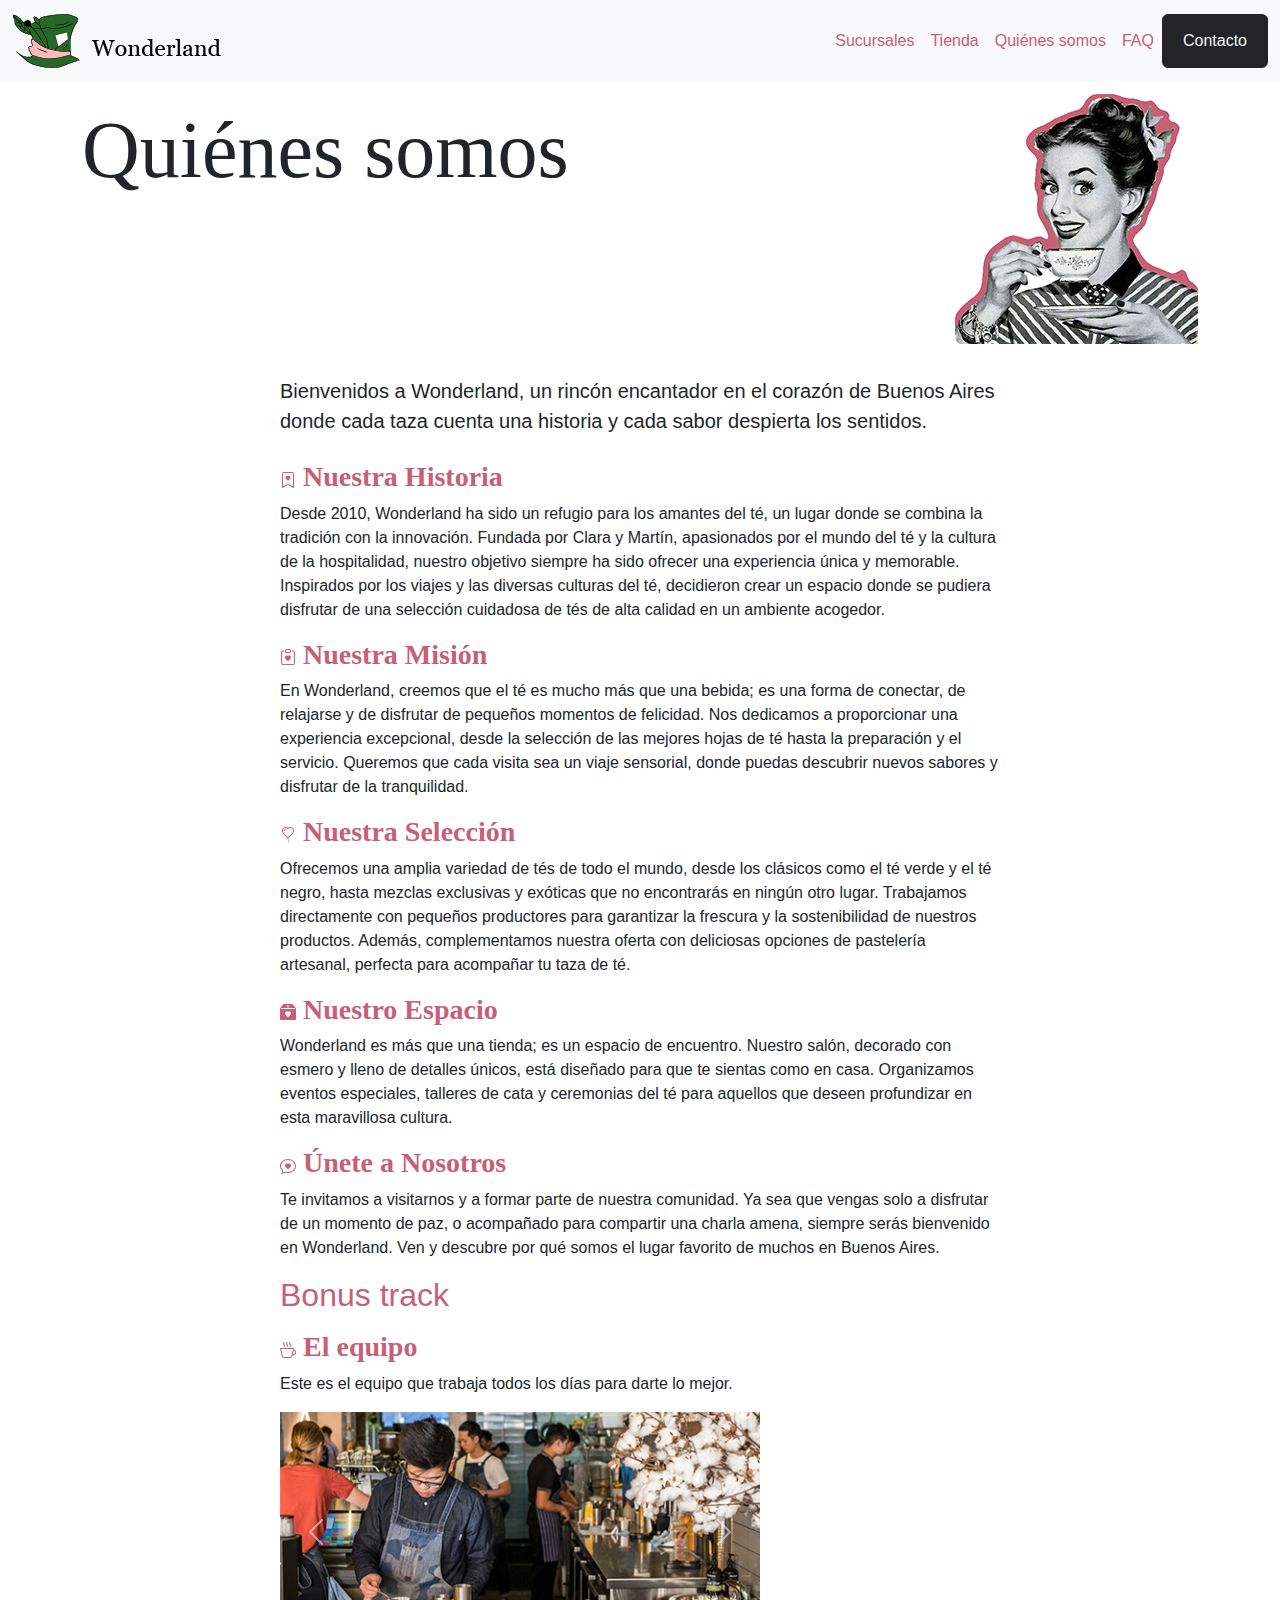
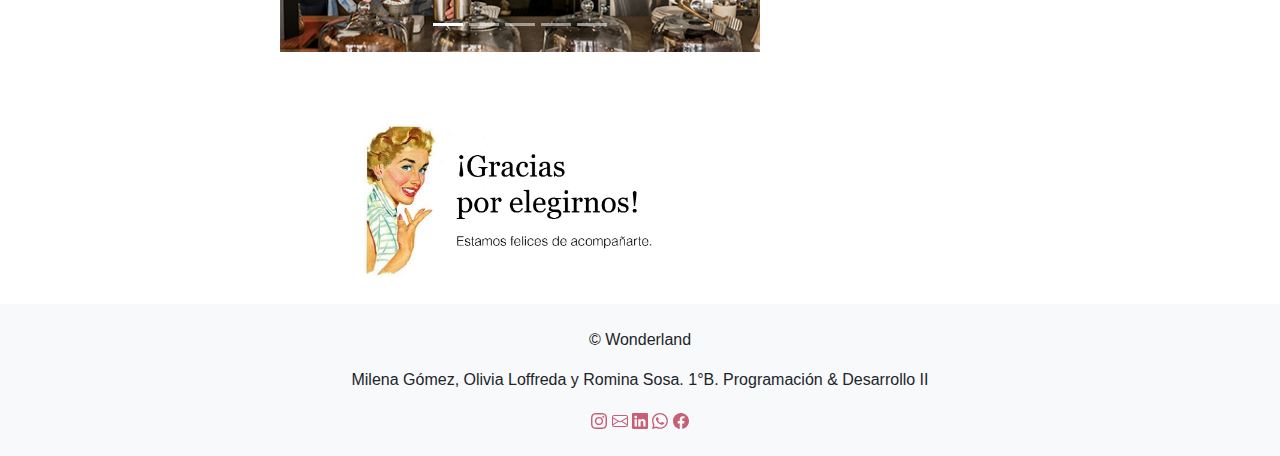
<file: quienes-somos.html>
<!DOCTYPE html>
<html lang="es">

<head>
    <meta charset="UTF-8">
    <meta name="viewport" content="width=device-width, initial-scale=1.0">
    <title>Quiénes somos</title>

    <link rel="stylesheet" href="css/style.css">
    <link href="bootstrap/css/bootstrap.css" rel="stylesheet">
</head>

<body>

    <nav class="navbar navbar-expand-lg navbar-light bg-light fixed-top">
        <div class="container-fluid align-items-center">
            <a class="navbar-brand" href="index.html"><img src="img/logo_wonderland.png" alt="logo de la web"></a>
            <button class="navbar-toggler" type="button" data-bs-toggle="collapse" data-bs-target="#navbarNav"
                aria-controls="navbarNav" aria-expanded="false" aria-label="Toggle navigation">
                <span class="navbar-toggler-icon"></span>
            </button>
            <div class="collapse navbar-collapse justify-content-end" id="navbarNav">
                <ul class="navbar-nav align-items-center">
                    <li class="nav-item">
                        <a class="nav-link" href="/index.html#Sucursales">Sucursales</a>
                    </li>
                    <li class="nav-item">
                        <a class="nav-link" href="productos.html">Tienda</a>
                    </li>
                    <li class="nav-item">
                        <a class="nav-link" href="quienes-somos.html">Quiénes somos</a>
                    </li>
                    <li class="nav-item">
                        <a class="nav-link" href="FAQ.html">FAQ</a>
                    </li>
                    <li class="nav-item">
                        <button type="button" class="btn btn-dark"><a class="nav-link text-light"
                                href="contacto.html">Contacto</a></button>
                    </li>
                </ul>
            </div>
        </div>
    </nav>

    <div class="container">
        <div class="col-12 mt-4">
            <div id="quienes_somos">
                <h1 class="display-1 py-2 d-block ml-5">Quiénes somos</h1>
            </div>
        </div>


        <div class="container">
            
            <div class="row justify-content-center">
                <div class="col-8"><p class="lead my-4 pt-2">Bienvenidos a Wonderland, un rincón encantador en el corazón de Buenos Aires donde
                    cada taza cuenta una historia y cada sabor despierta los sentidos.</p></div>
                <div class="col-8">
                    <h3 class="pink"> <svg xmlns="http://www.w3.org/2000/svg" width="16" height="16" fill="currentColor"
                            class="bi bi-bookmark-heart" viewBox="0 0 16 16">
                            <path fill-rule="evenodd"
                                d="M8 4.41c1.387-1.425 4.854 1.07 0 4.277C3.146 5.48 6.613 2.986 8 4.412z" />
                            <path
                                d="M2 2a2 2 0 0 1 2-2h8a2 2 0 0 1 2 2v13.5a.5.5 0 0 1-.777.416L8 13.101l-5.223 2.815A.5.5 0 0 1 2 15.5zm2-1a1 1 0 0 0-1 1v12.566l4.723-2.482a.5.5 0 0 1 .554 0L13 14.566V2a1 1 0 0 0-1-1z" />
                        </svg> Nuestra Historia</h3>
                    <p>Desde 2010, Wonderland ha sido un refugio para los amantes del té, un lugar donde se combina la
                        tradición con la innovación. Fundada por Clara y Martín, apasionados por el mundo del té y la
                        cultura de la hospitalidad, nuestro objetivo siempre ha sido ofrecer una experiencia única y
                        memorable. Inspirados por los viajes y las diversas culturas del té, decidieron crear un espacio
                        donde se pudiera disfrutar de una selección cuidadosa de tés de alta calidad en un ambiente
                        acogedor.</p>
                </div>

                <div class="col-8">
                    <h3 class="pink"> <svg xmlns="http://www.w3.org/2000/svg" width="16" height="16" fill="currentColor"
                            class="bi bi-clipboard-heart" viewBox="0 0 16 16">
                            <path fill-rule="evenodd"
                                d="M5 1.5A1.5 1.5 0 0 1 6.5 0h3A1.5 1.5 0 0 1 11 1.5v1A1.5 1.5 0 0 1 9.5 4h-3A1.5 1.5 0 0 1 5 2.5zm5 0a.5.5 0 0 0-.5-.5h-3a.5.5 0 0 0-.5.5v1a.5.5 0 0 0 .5.5h3a.5.5 0 0 0 .5-.5z" />
                            <path
                                d="M3 1.5h1v1H3a1 1 0 0 0-1 1V14a1 1 0 0 0 1 1h10a1 1 0 0 0 1-1V3.5a1 1 0 0 0-1-1h-1v-1h1a2 2 0 0 1 2 2V14a2 2 0 0 1-2 2H3a2 2 0 0 1-2-2V3.5a2 2 0 0 1 2-2" />
                            <path d="M8 6.982C9.664 5.309 13.825 8.236 8 12 2.175 8.236 6.336 5.31 8 6.982" />
                        </svg> Nuestra Misión</h3>
                    <p>En Wonderland, creemos que el té es mucho más que una bebida; es una forma de conectar, de
                        relajarse y de disfrutar de pequeños momentos de felicidad. Nos dedicamos a proporcionar una
                        experiencia excepcional, desde la selección de las mejores hojas de té hasta la preparación y el
                        servicio. Queremos que cada visita sea un viaje sensorial, donde puedas descubrir nuevos sabores
                        y
                        disfrutar de la tranquilidad.</p>
                </div>

                <div class="col-8">
                    <h3 class="pink"> <svg xmlns="http://www.w3.org/2000/svg" width="16" height="16" fill="currentColor"
                            class="bi bi-balloon-heart" viewBox="0 0 16 16">
                            <path fill-rule="evenodd"
                                d="m8 2.42-.717-.737c-1.13-1.161-3.243-.777-4.01.72-.35.685-.451 1.707.236 3.062C4.16 6.753 5.52 8.32 8 10.042c2.479-1.723 3.839-3.29 4.491-4.577.687-1.355.587-2.377.236-3.061-.767-1.498-2.88-1.882-4.01-.721zm-.49 8.5c-10.78-7.44-3-13.155.359-10.063q.068.062.132.129.065-.067.132-.129c3.36-3.092 11.137 2.624.357 10.063l.235.468a.25.25 0 1 1-.448.224l-.008-.017c.008.11.02.202.037.29.054.27.161.488.419 1.003.288.578.235 1.15.076 1.629-.157.469-.422.867-.588 1.115l-.004.007a.25.25 0 1 1-.416-.278c.168-.252.4-.6.533-1.003.133-.396.163-.824-.049-1.246l-.013-.028c-.24-.48-.38-.758-.448-1.102a3 3 0 0 1-.052-.45l-.04.08a.25.25 0 1 1-.447-.224l.235-.468ZM6.013 2.06c-.649-.18-1.483.083-1.85.798-.131.258-.245.689-.08 1.335.063.244.414.198.487-.043.21-.697.627-1.447 1.359-1.692.217-.073.304-.337.084-.398" />
                        </svg> Nuestra Selección</h3>
                    <p>Ofrecemos una amplia variedad de tés de todo el mundo, desde los clásicos como el té verde y el
                        té
                        negro, hasta mezclas exclusivas y exóticas que no encontrarás en ningún otro lugar. Trabajamos
                        directamente con pequeños productores para garantizar la frescura y la sostenibilidad de
                        nuestros
                        productos. Además, complementamos nuestra oferta con deliciosas opciones de pastelería
                        artesanal,
                        perfecta para acompañar tu taza de té.</p>
                </div>

                <div class="col-8">
                    <h3 class="pink"> <svg xmlns="http://www.w3.org/2000/svg" width="16" height="16" fill="currentColor"
                            class="bi bi-box2-heart-fill" viewBox="0 0 16 16">
                            <path
                                d="M3.75 0a1 1 0 0 0-.8.4L.1 4.2a.5.5 0 0 0-.1.3V15a1 1 0 0 0 1 1h14a1 1 0 0 0 1-1V4.5a.5.5 0 0 0-.1-.3L13.05.4a1 1 0 0 0-.8-.4zM8.5 4h6l.5.667V5H1v-.333L1.5 4h6V1h1zM8 7.993c1.664-1.711 5.825 1.283 0 5.132-5.825-3.85-1.664-6.843 0-5.132" />
                        </svg> Nuestro Espacio</h3>
                    <p>Wonderland es más que una tienda; es un espacio de encuentro. Nuestro salón, decorado con esmero
                        y lleno de detalles únicos, está diseñado para que te sientas como en casa. Organizamos eventos
                        especiales, talleres de cata y ceremonias del té para aquellos que deseen profundizar en esta
                        maravillosa cultura.</p>
                </div>

                <div class="col-8">
                    <h3 class="pink"> <svg xmlns="http://www.w3.org/2000/svg" width="16" height="16" fill="currentColor"
                            class="bi bi-chat-heart" viewBox="0 0 16 16">
                            <path fill-rule="evenodd"
                                d="M2.965 12.695a1 1 0 0 0-.287-.801C1.618 10.83 1 9.468 1 8c0-3.192 3.004-6 7-6s7 2.808 7 6-3.004 6-7 6a8 8 0 0 1-2.088-.272 1 1 0 0 0-.711.074c-.387.196-1.24.57-2.634.893a11 11 0 0 0 .398-2m-.8 3.108.02-.004c1.83-.363 2.948-.842 3.468-1.105A9 9 0 0 0 8 15c4.418 0 8-3.134 8-7s-3.582-7-8-7-8 3.134-8 7c0 1.76.743 3.37 1.97 4.6a10.4 10.4 0 0 1-.524 2.318l-.003.011a11 11 0 0 1-.244.637c-.079.186.074.394.273.362a22 22 0 0 0 .693-.125M8 5.993c1.664-1.711 5.825 1.283 0 5.132-5.825-3.85-1.664-6.843 0-5.132" />
                        </svg> Únete a Nosotros</h3>
                    <p>Te invitamos a visitarnos y a formar parte de nuestra comunidad. Ya sea que vengas solo a
                        disfrutar
                        de un momento de paz, o acompañado para compartir una charla amena, siempre serás bienvenido en
                        Wonderland. Ven y descubre por qué somos el lugar favorito de muchos en Buenos Aires.</p>
                </div>

                <div class="col-8">
                    <h2 class="pink mb-3">Bonus track</h2>
                    <h3 class="pink"> <svg xmlns="http://www.w3.org/2000/svg" width="16" height="16" fill="currentColor"
                            class="bi bi-cup-hot" viewBox="0 0 16 16">
                            <path fill-rule="evenodd"
                                d="M.5 6a.5.5 0 0 0-.488.608l1.652 7.434A2.5 2.5 0 0 0 4.104 16h5.792a2.5 2.5 0 0 0 2.44-1.958l.131-.59a3 3 0 0 0 1.3-5.854l.221-.99A.5.5 0 0 0 13.5 6zM13 12.5a2 2 0 0 1-.316-.025l.867-3.898A2.001 2.001 0 0 1 13 12.5M2.64 13.825 1.123 7h11.754l-1.517 6.825A1.5 1.5 0 0 1 9.896 15H4.104a1.5 1.5 0 0 1-1.464-1.175" />
                            <path
                                d="m4.4.8-.003.004-.014.019a4 4 0 0 0-.204.31 2 2 0 0 0-.141.267c-.026.06-.034.092-.037.103v.004a.6.6 0 0 0 .091.248c.075.133.178.272.308.445l.01.012c.118.158.26.347.37.543.112.2.22.455.22.745 0 .188-.065.368-.119.494a3 3 0 0 1-.202.388 5 5 0 0 1-.253.382l-.018.025-.005.008-.002.002A.5.5 0 0 1 3.6 4.2l.003-.004.014-.019a4 4 0 0 0 .204-.31 2 2 0 0 0 .141-.267c.026-.06.034-.092.037-.103a.6.6 0 0 0-.09-.252A4 4 0 0 0 3.6 2.8l-.01-.012a5 5 0 0 1-.37-.543A1.53 1.53 0 0 1 3 1.5c0-.188.065-.368.119-.494.059-.138.134-.274.202-.388a6 6 0 0 1 .253-.382l.025-.035A.5.5 0 0 1 4.4.8m3 0-.003.004-.014.019a4 4 0 0 0-.204.31 2 2 0 0 0-.141.267c-.026.06-.034.092-.037.103v.004a.6.6 0 0 0 .091.248c.075.133.178.272.308.445l.01.012c.118.158.26.347.37.543.112.2.22.455.22.745 0 .188-.065.368-.119.494a3 3 0 0 1-.202.388 5 5 0 0 1-.253.382l-.018.025-.005.008-.002.002A.5.5 0 0 1 6.6 4.2l.003-.004.014-.019a4 4 0 0 0 .204-.31 2 2 0 0 0 .141-.267c.026-.06.034-.092.037-.103a.6.6 0 0 0-.09-.252A4 4 0 0 0 6.6 2.8l-.01-.012a5 5 0 0 1-.37-.543A1.53 1.53 0 0 1 6 1.5c0-.188.065-.368.119-.494.059-.138.134-.274.202-.388a6 6 0 0 1 .253-.382l.025-.035A.5.5 0 0 1 7.4.8m3 0-.003.004-.014.019a4 4 0 0 0-.204.31 2 2 0 0 0-.141.267c-.026.06-.034.092-.037.103v.004a.6.6 0 0 0 .091.248c.075.133.178.272.308.445l.01.012c.118.158.26.347.37.543.112.2.22.455.22.745 0 .188-.065.368-.119.494a3 3 0 0 1-.202.388 5 5 0 0 1-.252.382l-.019.025-.005.008-.002.002A.5.5 0 0 1 9.6 4.2l.003-.004.014-.019a4 4 0 0 0 .204-.31 2 2 0 0 0 .141-.267c.026-.06.034-.092.037-.103a.6.6 0 0 0-.09-.252A4 4 0 0 0 9.6 2.8l-.01-.012a5 5 0 0 1-.37-.543A1.53 1.53 0 0 1 9 1.5c0-.188.065-.368.119-.494.059-.138.134-.274.202-.388a6 6 0 0 1 .253-.382l.025-.035A.5.5 0 0 1 10.4.8" />
                        </svg> El equipo</h3>
                    <p>Este es el equipo que trabaja todos los días para darte lo mejor.</p>
                    <div class="col-8">
                        <div id="carouselExampleIndicators" class="carousel slide custom-carousel mb-4 col-12"
                            data-bs-ride="carousel">
                            <div class="carousel-indicators">
                                <button type="button" data-bs-target="#carouselExampleIndicators" data-bs-slide-to="0"
                                    class="active" aria-current="true" aria-label="Slide 1"></button>
                                <button type="button" data-bs-target="#carouselExampleIndicators" data-bs-slide-to="1"
                                    aria-label="Slide 2"></button>
                                <button type="button" data-bs-target="#carouselExampleIndicators" data-bs-slide-to="2"
                                    aria-label="Slide 3"></button>
                                <button type="button" data-bs-target="#carouselExampleIndicators" data-bs-slide-to="3"
                                    aria-label="Slide 4"></button>
                                <button type="button" data-bs-target="#carouselExampleIndicators" data-bs-slide-to="4"
                                    aria-label="Slide 5"></button>
                            </div>
                            <div class="carousel-inner">
                                <div class="carousel-item active">
                                    <img src="img/equipo_1.jpg" class="d-block w-100 img-fluid"
                                        alt="Chico sirviendo café">
                                </div>
                                <div class="carousel-item">
                                    <img src="img/equipo_2.jpg" class="d-block w-100 img-fluid"
                                        alt="Chico sirviendo café">
                                </div>
                                <div class="carousel-item">
                                    <img src="img/equipo_3.jpg" class="d-block w-100 img-fluid"
                                        alt="Chico sirviendo café">
                                </div>
                                <div class="carousel-item">
                                    <img src="img/equipo_4.jpg" class="d-block w-100 img-fluid"
                                        alt="Chica sonriendo y sirviendo café">
                                </div>
                            </div>
                            <button class="carousel-control-prev" type="button"
                                data-bs-target="#carouselExampleIndicators" data-bs-slide="prev">
                                <span class="carousel-control-prev-icon" aria-hidden="true"></span>
                                <span class="visually-hidden">Anterior</span>
                            </button>
                            <button class="carousel-control-next" type="button"
                                data-bs-target="#carouselExampleIndicators" data-bs-slide="next">
                                <span class="carousel-control-next-icon" aria-hidden="true"></span>
                                <span class="visually-hidden">Siguiente</span>
                            </button>
                        </div>

                        <div class="row justify-content-center align-items-center">
                            <div class="col-8 mb-4">
                                <img src="img/equipo_5.jpg" class="d-block w-100 img-fluid mt-5"
                                    alt="Gracias por elegirnos.">
                            </div>
                        </div>
                    </div>
                </div>
            </div>
        </div>
    </div>
    </div>

    <div class="container-fluid">
        <div class="row d-flex bg-light py-4">
            <footer class="col-12 justify-content-center align-items-center text-center">
                <div class="col-12 justify-content-center">
                    <p>&copy; Wonderland</p>
                </div>
                <div class="col-12 justify-content-center">
                    <p>Milena Gómez, Olivia Loffreda y Romina Sosa. 1°B. Programación & Desarrollo II</p>
                </div>

                <div class="col-12 justify-content-center">
                    <a href="https://www.instagram.com/"> <svg xmlns="http://www.w3.org/2000/svg" width="16" height="16"
                            fill="currentColor" class="bi bi-instagram" viewBox="0 0 16 16">
                            <path
                                d="M8 0C5.829 0 5.556.01 4.703.048 3.85.088 3.269.222 2.76.42a3.9 3.9 0 0 0-1.417.923A3.9 3.9 0 0 0 .42 2.76C.222 3.268.087 3.85.048 4.7.01 5.555 0 5.827 0 8.001c0 2.172.01 2.444.048 3.297.04.852.174 1.433.372 1.942.205.526.478.972.923 1.417.444.445.89.719 1.416.923.51.198 1.09.333 1.942.372C5.555 15.99 5.827 16 8 16s2.444-.01 3.298-.048c.851-.04 1.434-.174 1.943-.372a3.9 3.9 0 0 0 1.416-.923c.445-.445.718-.891.923-1.417.197-.509.332-1.09.372-1.942C15.99 10.445 16 10.173 16 8s-.01-2.445-.048-3.299c-.04-.851-.175-1.433-.372-1.941a3.9 3.9 0 0 0-.923-1.417A3.9 3.9 0 0 0 13.24.42c-.51-.198-1.092-.333-1.943-.372C10.443.01 10.172 0 7.998 0zm-.717 1.442h.718c2.136 0 2.389.007 3.232.046.78.035 1.204.166 1.486.275.373.145.64.319.92.599s.453.546.598.92c.11.281.24.705.275 1.485.039.843.047 1.096.047 3.231s-.008 2.389-.047 3.232c-.035.78-.166 1.203-.275 1.485a2.5 2.5 0 0 1-.599.919c-.28.28-.546.453-.92.598-.28.11-.704.24-1.485.276-.843.038-1.096.047-3.232.047s-2.39-.009-3.233-.047c-.78-.036-1.203-.166-1.485-.276a2.5 2.5 0 0 1-.92-.598 2.5 2.5 0 0 1-.6-.92c-.109-.281-.24-.705-.275-1.485-.038-.843-.046-1.096-.046-3.233s.008-2.388.046-3.231c.036-.78.166-1.204.276-1.486.145-.373.319-.64.599-.92s.546-.453.92-.598c.282-.11.705-.24 1.485-.276.738-.034 1.024-.044 2.515-.045zm4.988 1.328a.96.96 0 1 0 0 1.92.96.96 0 0 0 0-1.92m-4.27 1.122a4.109 4.109 0 1 0 0 8.217 4.109 4.109 0 0 0 0-8.217m0 1.441a2.667 2.667 0 1 1 0 5.334 2.667 2.667 0 0 1 0-5.334" />
                        </svg>
                    </a>

                    <a href="https://www.google.com/intl/es-419/gmail/about/"><svg xmlns="http://www.w3.org/2000/svg"
                            width="16" height="16" fill="currentColor" class="bi bi-envelope" viewBox="0 0 16 16">
                            <path
                                d="M0 4a2 2 0 0 1 2-2h12a2 2 0 0 1 2 2v8a2 2 0 0 1-2 2H2a2 2 0 0 1-2-2zm2-1a1 1 0 0 0-1 1v.217l7 4.2 7-4.2V4a1 1 0 0 0-1-1zm13 2.383-4.708 2.825L15 11.105zm-.034 6.876-5.64-3.471L8 9.583l-1.326-.795-5.64 3.47A1 1 0 0 0 2 13h12a1 1 0 0 0 .966-.741M1 11.105l4.708-2.897L1 5.383z" />
                        </svg>
                    </a>

                    <a href="https://ar.linkedin.com/"><svg xmlns="http://www.w3.org/2000/svg" width="16" height="16"
                            fill="currentColor" class="bi bi-linkedin" viewBox="0 0 16 16">
                            <path
                                d="M0 1.146C0 .513.526 0 1.175 0h13.65C15.474 0 16 .513 16 1.146v13.708c0 .633-.526 1.146-1.175 1.146H1.175C.526 16 0 15.487 0 14.854zm4.943 12.248V6.169H2.542v7.225zm-1.2-8.212c.837 0 1.358-.554 1.358-1.248-.015-.709-.52-1.248-1.342-1.248S2.4 3.226 2.4 3.934c0 .694.521 1.248 1.327 1.248zm4.908 8.212V9.359c0-.216.016-.432.08-.586.173-.431.568-.878 1.232-.878.869 0 1.216.662 1.216 1.634v3.865h2.401V9.25c0-2.22-1.184-3.252-2.764-3.252-1.274 0-1.845.7-2.165 1.193v.025h-.016l.016-.025V6.169h-2.4c.03.678 0 7.225 0 7.225z" />
                        </svg>
                    </a>

                    <a href="https://web.whatsapp.com/"> <svg xmlns="http://www.w3.org/2000/svg" width="16" height="16"
                            fill="currentColor" class="bi bi-whatsapp" viewBox="0 0 16 16">
                            <path
                                d="M13.601 2.326A7.85 7.85 0 0 0 7.994 0C3.627 0 .068 3.558.064 7.926c0 1.399.366 2.76 1.057 3.965L0 16l4.204-1.102a7.9 7.9 0 0 0 3.79.965h.004c4.368 0 7.926-3.558 7.93-7.93A7.9 7.9 0 0 0 13.6 2.326zM7.994 14.521a6.6 6.6 0 0 1-3.356-.92l-.24-.144-2.494.654.666-2.433-.156-.251a6.56 6.56 0 0 1-1.007-3.505c0-3.626 2.957-6.584 6.591-6.584a6.56 6.56 0 0 1 4.66 1.931 6.56 6.56 0 0 1 1.928 4.66c-.004 3.639-2.961 6.592-6.592 6.592m3.615-4.934c-.197-.099-1.17-.578-1.353-.646-.182-.065-.315-.099-.445.099-.133.197-.513.646-.627.775-.114.133-.232.148-.43.05-.197-.1-.836-.308-1.592-.985-.59-.525-.985-1.175-1.103-1.372-.114-.198-.011-.304.088-.403.087-.088.197-.232.296-.346.1-.114.133-.198.198-.33.065-.134.034-.248-.015-.347-.05-.099-.445-1.076-.612-1.47-.16-.389-.323-.335-.445-.34-.114-.007-.247-.007-.38-.007a.73.73 0 0 0-.529.247c-.182.198-.691.677-.691 1.654s.71 1.916.81 2.049c.098.133 1.394 2.132 3.383 2.992.47.205.84.326 1.129.418.475.152.904.129 1.246.08.38-.058 1.171-.48 1.338-.943.164-.464.164-.86.114-.943-.049-.084-.182-.133-.38-.232" />
                        </svg>
                    </a>

                    <a href="https://www.facebook.com/?locale=es_LA"><svg xmlns="http://www.w3.org/2000/svg" width="16"
                            height="16" fill="currentColor" class="bi bi-facebook" viewBox="0 0 16 16">
                            <path
                                d="M16 8.049c0-4.446-3.582-8.05-8-8.05C3.58 0-.002 3.603-.002 8.05c0 4.017 2.926 7.347 6.75 7.951v-5.625h-2.03V8.05H6.75V6.275c0-2.017 1.195-3.131 3.022-3.131.876 0 1.791.157 1.791.157v1.98h-1.009c-.993 0-1.303.621-1.303 1.258v1.51h2.218l-.354 2.326H9.25V16c3.824-.604 6.75-3.934 6.75-7.951" />
                        </svg>
                    </a>

                </div>
            </footer>

        </div>
    </div>

    <script src="bootstrap/js/bootstrap.bundle.js"></script>
</body>

</html>
</file>
<file: css/style.css>
body {
    font-family: Arial, Helvetica, sans-serif !important;
    padding-top: 70px;
}

@media (min-width: 768px) {
#header {
    background-image: url('../img/header.png');
    background-size: cover;
    background-position: right;
    background-repeat: no-repeat;
    height: 100vh;
    width: 100%;
}
}

@media (max-width: 768px) {
#wonderland {
    font-weight: 800;
    color: #C76076;
}
}

.navbar-brand {
    font-family: Georgia, 'Times New Roman', Times, serif !important;
    font-weight: 500;
    
}

h1 {
    font-family: Georgia, 'Times New Roman', Times, serif !important;
}

h3 {
    font-family: Georgia, 'Times New Roman', Times, serif !important;
    font-weight: 800 !important;
}

h5 {
    color: #C76076 !important;
}

h6 {
    font-weight: 600 !important;
    color: #C76076 !important;
}

a {
    color: #C76076 !important;
    text-decoration: none !important;
}

.pink {
    color: #C76076 !important;
}

a.btn-custom {
    font-size: 22px;
    font-weight: 400;
}

@media (min-width: 768px) {
#quienes_somos {
    background-image: url('/img/Banner_quienes_somos.jpg');
    background-size: cover;
    background-position: right; 
    background-repeat: no-repeat;
    height: 250px !important;
}
}

@media (min-width: 768px) {
#FAQ {
    background-image: url('/img/banner_FAQ.jpg');
    background-size: cover;
    background-position: right; 
    background-repeat: no-repeat;
    height: 250px !important;
}
}

@media (min-width: 768px) {
#contacto {
    background-image: url('/img/banner_contacto.jpg');
    background-size: cover;
    background-position: right; 
    background-repeat: no-repeat;
    height: 250px !important; 
}
}

@media (min-width: 768px) {
    #tienda {
        background-image: url('/img/banner_tienda.jpg');
        background-size: cover;
        background-position: right; 
        background-repeat: no-repeat;
        height: 250px !important; 
    }
    }

#container {
    background-color: #FFFFFF !important;
}

.form-group {
    font-family: Georgia, 'Times New Roman', Times, serif !important;
    font-weight: lighter;
}

.form-check {
    font-weight: lighter;
}

/*acordeon*/

.beefup-head {
    cursor: pointer;
    position: relative;
  }
  
  .beefup-head:after {
    border-style: solid;
    border-width: 12px 12px 0 12px;
    border-color: #ddd transparent transparent transparent;
    content: '';
    position: absolute;
    right: 0;
    height: 0;
    margin-top: -6px;
    top: 50%;
    width: 0;
  }
  
  .open > .beefup-head:after {
    border-width: 0 12px 12px 12px;
    border-color: transparent transparent #ddd transparent;
  }

  #coverflow {
    max-width: 400px; 
    margin: 0 auto; 
    overflow: hidden; 
  }
  
  
  #coverflow .flip-items li {
    width: 300px; 
    height: 450px; 
    overflow: hidden; 
  }
  

  #coverflow .flip-items li .card {
    font-size: 10px;
}

.custom-carousel {
    width: 500px;
}

.custom-carousel .carousel-inner {
    width: 100%;
    height: 100%;
}

.custom-carousel .carousel-item img {
    width: 100%;
    height: 100%;
    object-fit: cover;
}
</file>
<file: vendors/jquery_smart.cart/css/smart_cart.min.css>
/*! 
 * jQuery Smart Cart v3.x
 * The smart interactive jQuery Shopping Cart plugin with PayPal payment support
 * http://www.techlaboratory.net/smartcart
 *
 * Created by Dipu Raj
 * http://dipuraj.me
 *
 * Licensed under the terms of the MIT License
 * https://github.com/techlab/SmartCart/blob/master/LICENSE
 */.sc-cart-item-list{min-height:50px}.sc-cart-remove{background:0 0;border:none;font-size:20px;position:absolute;top:0;right:0}.sc-cart-remove:hover{color:red}.sc-cart-empty-msg{color:#999;margin:0;padding:10px;text-align:center}.sc-cart-item-qty{width:55px;border-radius:3px;font-size:12px;padding:4px 0 3px 6px;color:#555;background-color:#fff;background-image:none;border:1px solid #ccc;-webkit-box-shadow:0 1px 1px rgba(0,0,0,.075) inset;box-shadow:0 1px 1px rgba(0,0,0,.075) inset;-webkit-transition:border-color .15s ease-in-out 0s,-webkit-box-shadow .15s ease-in-out 0s;transition:border-color .15s ease-in-out 0s,-webkit-box-shadow .15s ease-in-out 0s;transition:border-color .15s ease-in-out 0s,box-shadow .15s ease-in-out 0s;transition:border-color .15s ease-in-out 0s,box-shadow .15s ease-in-out 0s,-webkit-box-shadow .15s ease-in-out 0s}.sc-cart-item-summary{text-align:right;margin-top:5px;padding-top:5px}.sc-cart-summary{text-align:right;font-size:1.5em}.sc-cart-toolbar{margin-top:10px;text-align:right}.sc-cart-toolbar button{margin-left:5px}.sc-cart-toolbar button.disabled img{opacity:.5}.sc-cart-item img{margin-right:10px;width:60px}.sc-highlight{-webkit-animation:highlight 1s;animation:highlight 1s}@keyframes highlight{from{background:#faebcc}to{background:0 0}}@-webkit-keyframes highlight{from{background:#faebcc}to{background:0 0}}.sc-product-item{position:relative}.sc-product-item:after,.sc-product-item:before{-webkit-transition:all .2s ease-in-out 0s;transition:all .2s ease-in-out 0s}.sc-added-item{border-color:#5cb85c}.sc-added-item:after{content:"\2713 ";display:inline-block;position:absolute;top:0;right:4px;z-index:99;color:#fff;font-size:18px;font-weight:700;white-space:nowrap}.sc-added-item:before{content:"";display:inline-block;position:absolute;z-index:98;top:0;right:0;border-style:solid;border-width:0 40px 40px 0;-webkit-transform:rotate(360deg);-ms-transform:rotate(360deg);transform:rotate(360deg);border-color:rgba(255,255,255,0) #5cb85c rgba(255,255,255,0) rgba(255,255,255,0)}.sc-button-checkout-paypal{border:0;cursor:pointer;padding:0;width:170px;height:32px}
</file>
<file: vendors/jquery_whatsapp/css/floating-wpp.min.css>
.floating-wpp{position:fixed;bottom:15px;left:15px;font-size:14px;transition:bottom .2s}.floating-wpp .floating-wpp-button{position:relative;border-radius:50%;box-shadow:1px 1px 4px rgba(60,60,60,.4);transition:box-shadow .2s;cursor:pointer;overflow:hidden}.floating-wpp .floating-wpp-button img,.floating-wpp .floating-wpp-button svg{position:absolute;width:100%;height:auto;object-fit:cover;top:50%;left:50%;transform:translate3d(-50%,-50%,0);border-radius:50%}.floating-wpp:hover{bottom:17px}.floating-wpp:hover .floating-wpp-button{box-shadow:1px 2px 8px rgba(60,60,60,.4)}.floating-wpp .floating-wpp-popup{border-radius:6px;background-color:#E5DDD5;position:absolute;overflow:hidden;padding:0;box-shadow:1px 2px 8px rgba(60,60,60,.25);width:0;height:0;bottom:0;opacity:0;transition:bottom .1s ease-out,opacity .2s ease-out;transform-origin:bottom}.floating-wpp .floating-wpp-popup.active{padding:0 12px 12px;width:260px;height:auto;bottom:82px;opacity:1}.floating-wpp .floating-wpp-popup .floating-wpp-message{background-color:#fff;padding:8px;border-radius:0 5px 5px;box-shadow:1px 1px 1px rgba(0,0,0,.15);opacity:0;transition:opacity .2s}.floating-wpp .floating-wpp-popup.active .floating-wpp-message{opacity:1;transition-delay:.2s}.floating-wpp .floating-wpp-popup .floating-wpp-head{text-align:right;color:#fff;margin:0 -15px 10px;padding:6px 12px;display:flex;justify-content:space-between;cursor:pointer}.floating-wpp .floating-wpp-input-message{background-color:#fff;margin:10px -15px -15px;padding:0 15px;display:flex;align-items:center}.floating-wpp .floating-wpp-input-message textarea{border:1px solid #ccc;border-radius:4px;box-shadow:none;padding:8px;margin:10px 0;width:100%;max-width:100%;font-family:inherit;font-size:inherit;resize:none}.floating-wpp .floating-wpp-btn-send{margin-left:12px;font-size:0;cursor:pointer}
</file>
